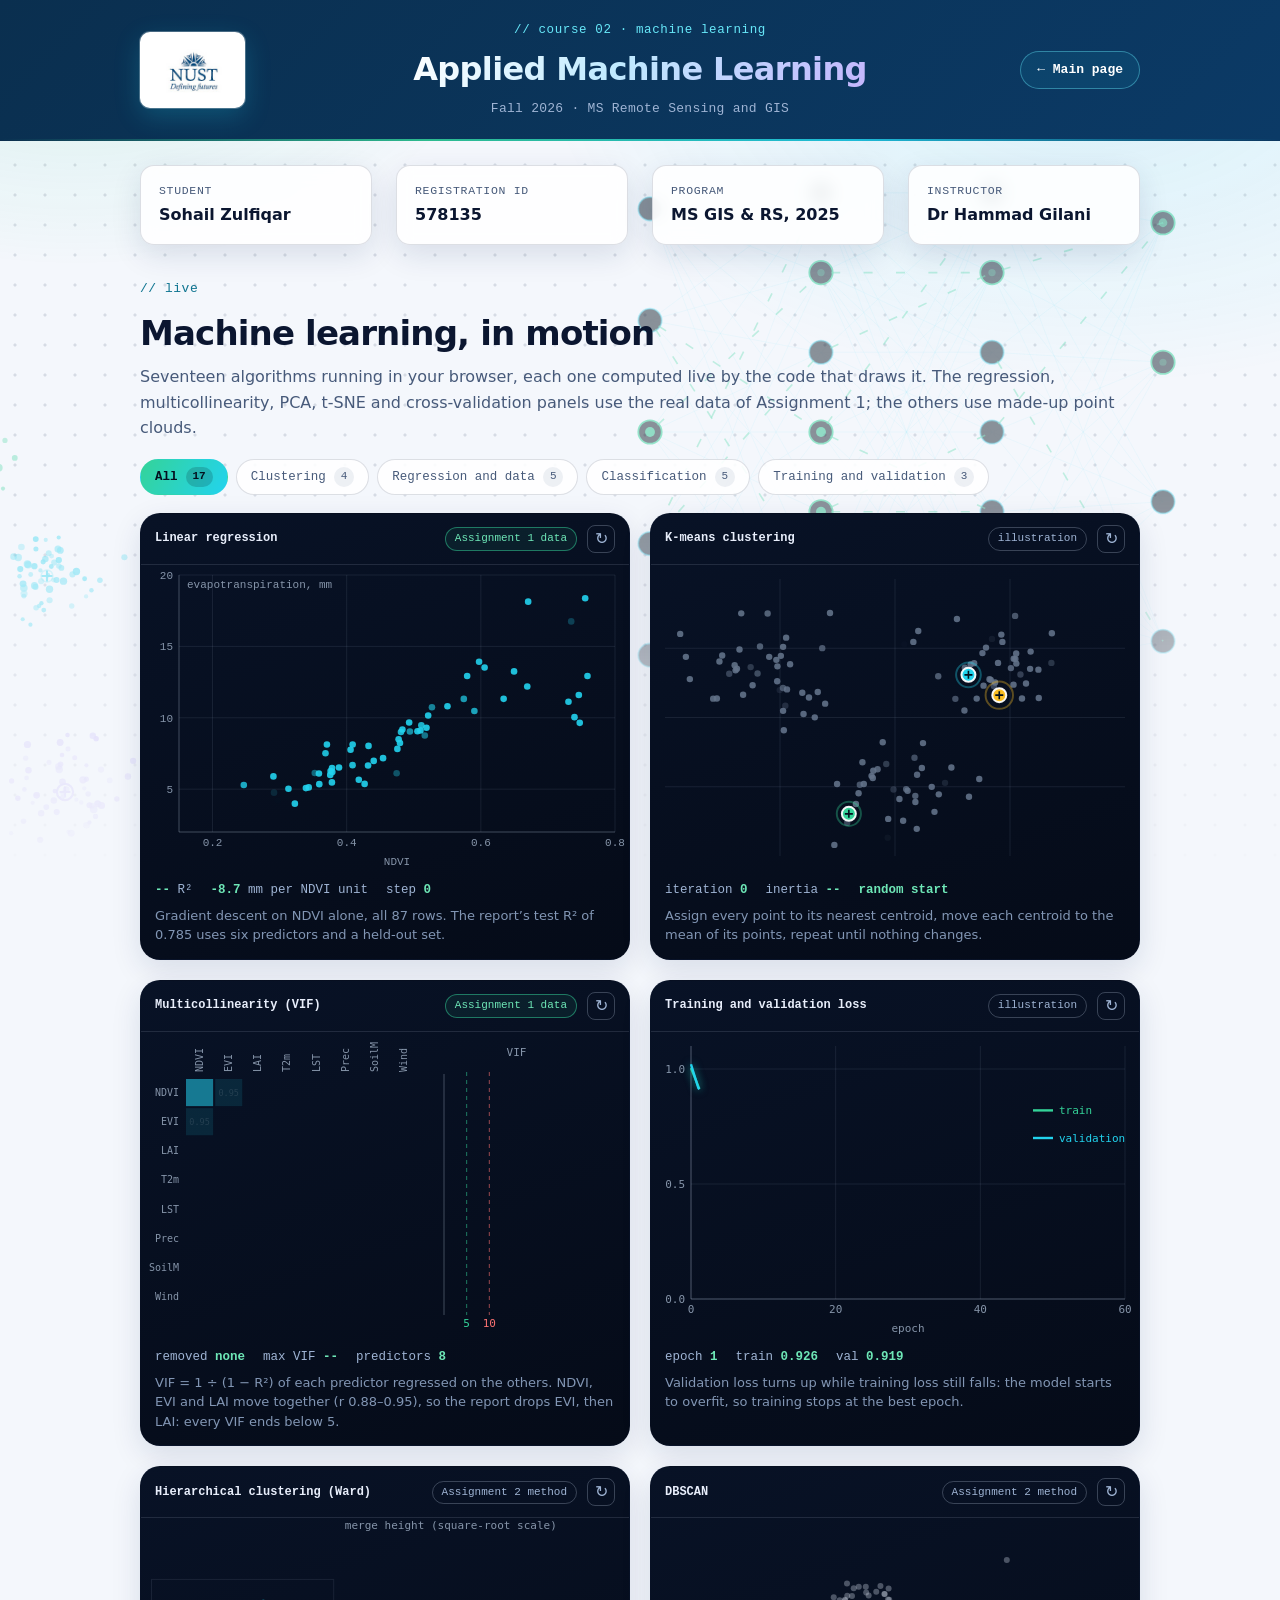
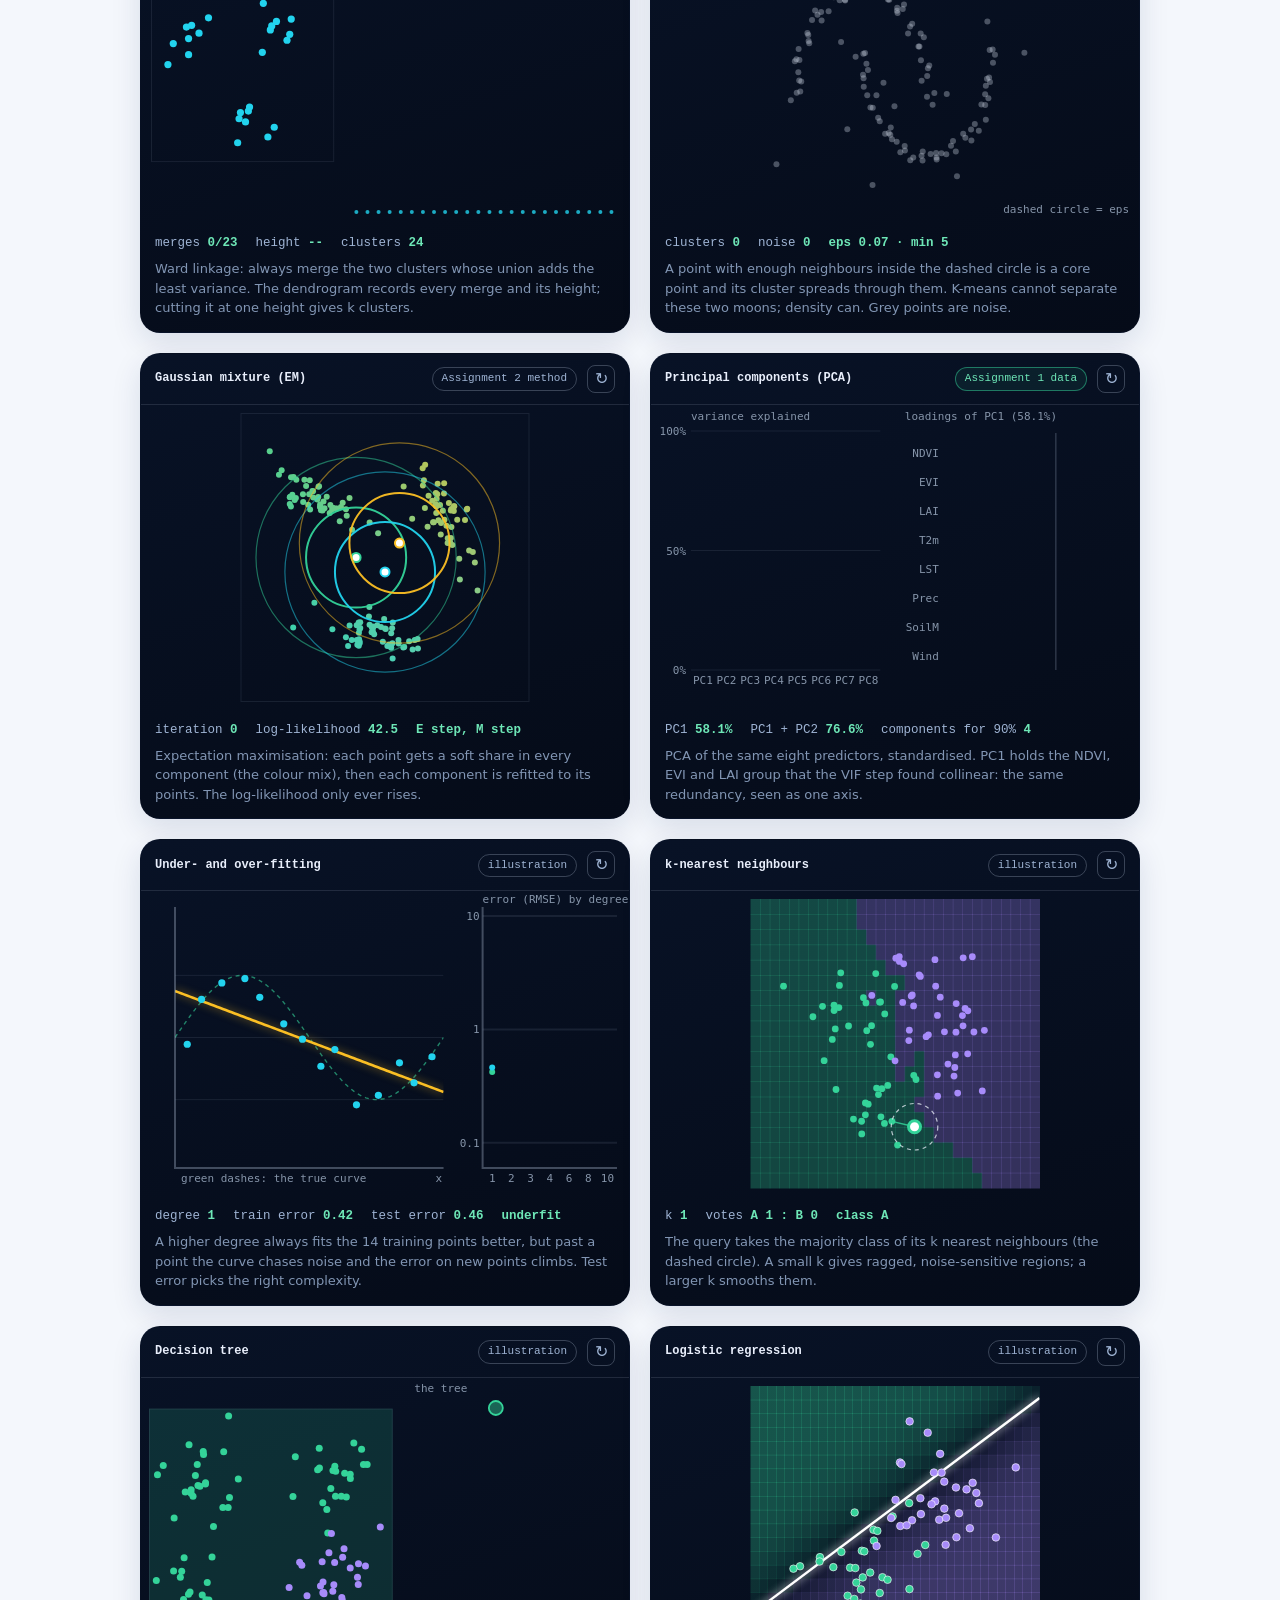
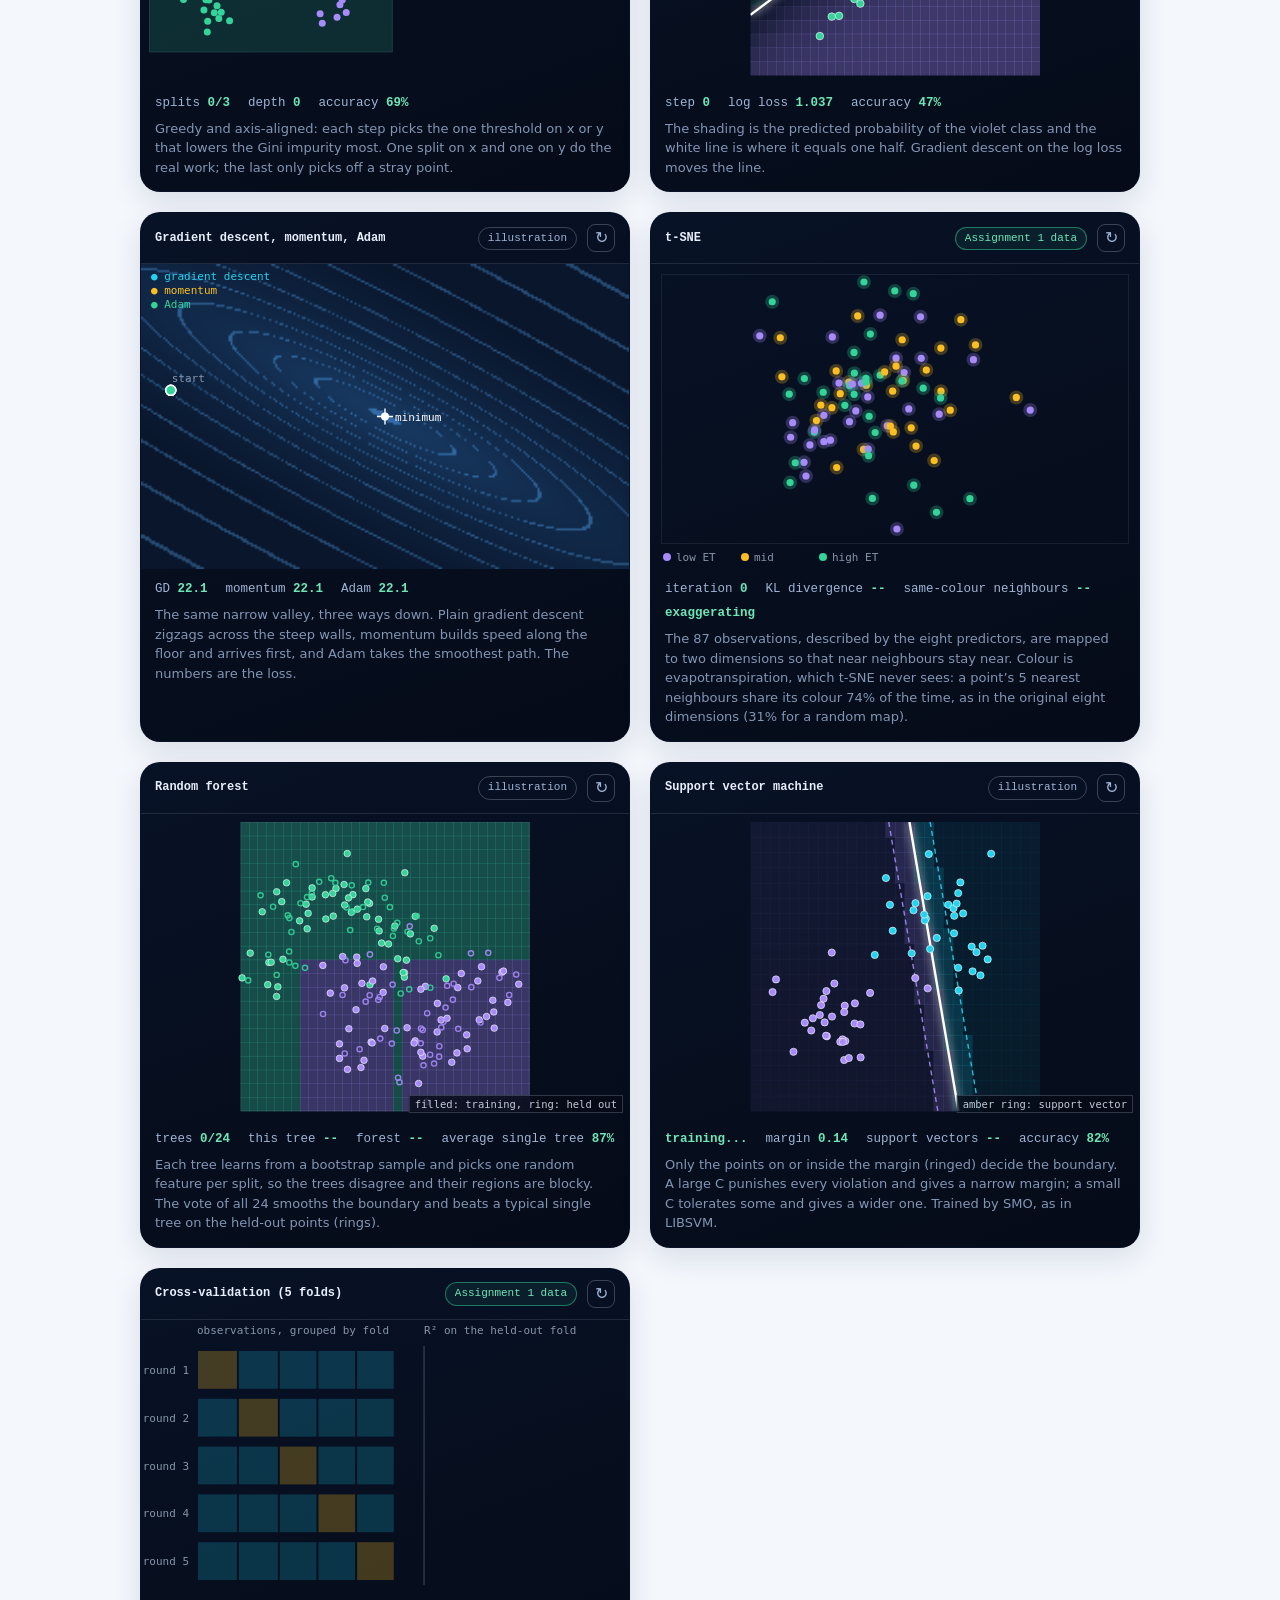
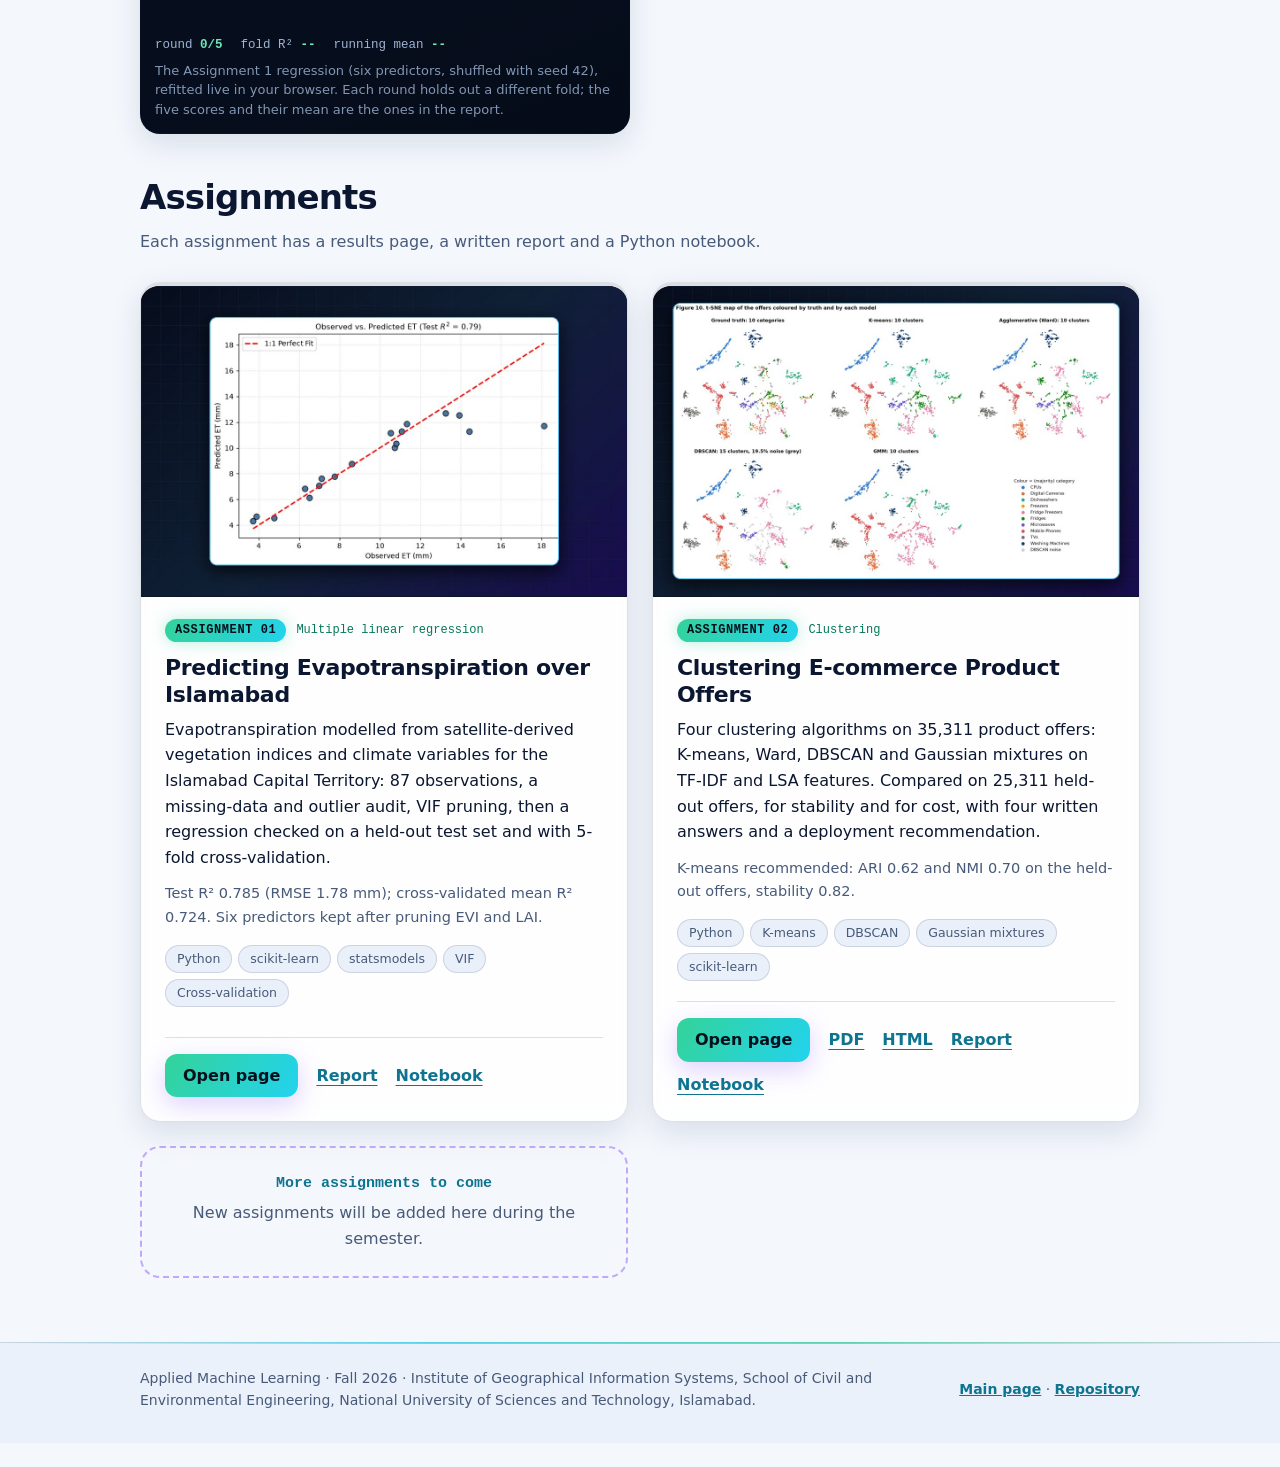
<file: index.html>
<!DOCTYPE html>
<html lang="en">
<head>
   <meta charset="utf-8">
   <meta name="viewport" content="width=device-width, initial-scale=1">
   <title>Sohail Zulfiqar | Applied Machine Learning, Fall 2026</title>
   <meta name="description" content="Assignments for the Applied Machine Learning course, MS Remote Sensing and GIS, NUST IGIS: Python notebooks, scikit-learn and statsmodels.">
   <meta property="og:title" content="Applied Machine Learning, Fall 2026 | Sohail Zulfiqar">
   <meta property="og:description" content="Multiple linear regression on satellite and climate data to predict evapotranspiration over Islamabad.">
   <meta property="og:image" content="https://sohailzulfiqarrao.github.io/aml-ms25igis-578135/Assignments/Assignment%201/images/correlation-matrix.png">
   <link rel="stylesheet" href="assets/site.css">
   <link rel="stylesheet" href="assets/neural.css?v=20261030">
   <link rel="icon" type="image/svg+xml" href="assets/favicon.svg">
</head>
<body class="neural">

<header class="masthead">
   <div class="wrap">
      <img class="logo" src="assets/nust-logo.jpg" alt="NUST logo: Defining futures">
      <div class="titles">
         <h1>Applied Machine Learning</h1>
         <p class="sub">Fall 2026 &middot; MS Remote Sensing and GIS</p>
      </div>
      <a class="home-link" href="https://sohailzulfiqarrao.github.io/">&larr; Main page</a>
   </div>
</header>

<main>
   <section class="wrap profile" aria-label="Student">
      <dl>
         <div class="item"><dt>Student</dt><dd>Sohail Zulfiqar</dd></div>
         <div class="item"><dt>Registration ID</dt><dd>578135</dd></div>
         <div class="item"><dt>Program</dt><dd>MS GIS &amp; RS, 2025</dd></div>
         <div class="item"><dt>Instructor</dt><dd>Dr Hammad Gilani</dd></div>
      </dl>
   </section>

   <section class="wrap viz-lab" aria-labelledby="viz-title">
      <div class="viz-head">
         <p class="viz-kicker">// live</p>
         <h2 id="viz-title">Machine learning, in motion</h2>
         <p class="section-note">Seventeen algorithms running in your browser, each one computed live by the code that draws it. The regression, multicollinearity, PCA, t-SNE and cross-validation panels use the real data of Assignment 1; the others use made-up point clouds.</p>
      </div>
      <div class="viz-filter" role="group" aria-label="Show algorithms by family">
         <button class="viz-chip" type="button" data-filter="all" aria-pressed="true">All<small>17</small></button>
         <button class="viz-chip" type="button" data-filter="clustering" aria-pressed="false">Clustering<small>4</small></button>
         <button class="viz-chip" type="button" data-filter="regression" aria-pressed="false">Regression and data<small>5</small></button>
         <button class="viz-chip" type="button" data-filter="classification" aria-pressed="false">Classification<small>5</small></button>
         <button class="viz-chip" type="button" data-filter="training" aria-pressed="false">Training and validation<small>3</small></button>
      </div>
      <div class="viz-grid">

         <figure class="viz-card" data-viz="regression" data-cat="regression">
            <figcaption class="viz-top">
               <span class="viz-name">Linear regression</span>
               <span class="viz-tag viz-real">Assignment 1 data</span>
               <button class="viz-replay" type="button" aria-label="Replay the regression animation">&#8635;</button>
            </figcaption>
            <canvas role="img" aria-label="Animation: a line is fitted by gradient descent to 87 observations of NDVI against evapotranspiration"></canvas>
            <p class="viz-stats">
               <span><b data-s="r2">--</b> R&sup2;</span>
               <span><b data-s="slope">0.0</b> mm per NDVI unit</span>
               <span>step <b data-s="step">0</b></span>
            </p>
            <p class="viz-note">Gradient descent on NDVI alone, all 87 rows. The report&rsquo;s test R&sup2; of 0.785 uses six predictors and a held-out set.</p>
         </figure>

         <figure class="viz-card" data-viz="kmeans" data-cat="clustering">
            <figcaption class="viz-top">
               <span class="viz-name">K-means clustering</span>
               <span class="viz-tag">illustration</span>
               <button class="viz-replay" type="button" aria-label="Replay the clustering animation">&#8635;</button>
            </figcaption>
            <canvas role="img" aria-label="Animation: three centroids move step by step until the points settle into three clusters"></canvas>
            <p class="viz-stats">
               <span>iteration <b data-s="iter">0</b></span>
               <span>inertia <b data-s="inertia">--</b></span>
               <span><b data-s="state">random start</b></span>
            </p>
            <p class="viz-note">Assign every point to its nearest centroid, move each centroid to the mean of its points, repeat until nothing changes.</p>
         </figure>

         <figure class="viz-card" data-viz="collinearity" data-cat="regression">
            <figcaption class="viz-top">
               <span class="viz-name">Multicollinearity (VIF)</span>
               <span class="viz-tag viz-real">Assignment 1 data</span>
               <button class="viz-replay" type="button" aria-label="Replay the multicollinearity animation">&#8635;</button>
            </figcaption>
            <canvas role="img" aria-label="Animation: a correlation matrix of eight predictors shows NDVI, EVI and LAI moving together and their variance inflation factors are high; removing EVI and then LAI brings every VIF below 5"></canvas>
            <p class="viz-stats">
               <span>removed <b data-s="removed">none</b></span>
               <span>max VIF <b data-s="maxvif">--</b></span>
               <span>predictors <b data-s="n">8</b></span>
            </p>
            <p class="viz-note">VIF = 1 &divide; (1 &minus; R&sup2;) of each predictor regressed on the others. NDVI, EVI and LAI move together (r 0.88&ndash;0.95), so the report drops EVI, then LAI: every VIF ends below 5.</p>
         </figure>

         <figure class="viz-card" data-viz="loss" data-cat="training">
            <figcaption class="viz-top">
               <span class="viz-name">Training and validation loss</span>
               <span class="viz-tag">illustration</span>
               <button class="viz-replay" type="button" aria-label="Replay the training animation">&#8635;</button>
            </figcaption>
            <canvas role="img" aria-label="Animation: training loss keeps falling while validation loss turns upward, and early stopping marks the best epoch"></canvas>
            <p class="viz-stats">
               <span>epoch <b data-s="epoch">0</b></span>
               <span>train <b data-s="train">--</b></span>
               <span>val <b data-s="val">--</b></span>
            </p>
            <p class="viz-note">Validation loss turns up while training loss still falls: the model starts to overfit, so training stops at the best epoch.</p>
         </figure>


         <figure class="viz-card" data-viz="dendrogram" data-cat="clustering">
            <figcaption class="viz-top">
               <span class="viz-name">Hierarchical clustering (Ward)</span>
               <span class="viz-tag">Assignment 2 method</span>
               <button class="viz-replay" type="button" aria-label="Replay the hierarchical clustering (ward) animation">&#8635;</button>
            </figcaption>
            <canvas role="img" aria-label="Animation: the closest clusters are merged one pair at a time, and each merge is drawn as a branch of a dendrogram that is finally cut into three clusters"></canvas>
            <p class="viz-stats">
               <span>merges <b data-s="merges">0/23</b></span>
               <span>height <b data-s="height">--</b></span>
               <span>clusters <b data-s="clusters">24</b></span>
            </p>
            <p class="viz-note">Ward linkage: always merge the two clusters whose union adds the least variance. The dendrogram records every merge and its height; cutting it at one height gives k clusters.</p>
         </figure>

         <figure class="viz-card" data-viz="dbscan" data-cat="clustering">
            <figcaption class="viz-top">
               <span class="viz-name">DBSCAN</span>
               <span class="viz-tag">Assignment 2 method</span>
               <button class="viz-replay" type="button" aria-label="Replay the dbscan animation">&#8635;</button>
            </figcaption>
            <canvas role="img" aria-label="Animation: DBSCAN grows two moon-shaped clusters by following dense neighbourhoods, and marks isolated points as noise"></canvas>
            <p class="viz-stats">
               <span>clusters <b data-s="clusters">0</b></span>
               <span>noise <b data-s="noise">0</b></span>
               <span><b data-s="params">eps 0.07 &middot; min 5</b></span>
            </p>
            <p class="viz-note">A point with enough neighbours inside the dashed circle is a core point and its cluster spreads through them. K-means cannot separate these two moons; density can. Grey points are noise.</p>
         </figure>

         <figure class="viz-card" data-viz="gmm" data-cat="clustering">
            <figcaption class="viz-top">
               <span class="viz-name">Gaussian mixture (EM)</span>
               <span class="viz-tag">Assignment 2 method</span>
               <button class="viz-replay" type="button" aria-label="Replay the gaussian mixture (em) animation">&#8635;</button>
            </figcaption>
            <canvas role="img" aria-label="Animation: three ellipses start on top of each other and, step by step, stretch and move until each one fits one cloud of points"></canvas>
            <p class="viz-stats">
               <span>iteration <b data-s="iter">0</b></span>
               <span>log-likelihood <b data-s="ll">--</b></span>
               <span><b data-s="state">E step, M step</b></span>
            </p>
            <p class="viz-note">Expectation maximisation: each point gets a soft share in every component (the colour mix), then each component is refitted to its points. The log-likelihood only ever rises.</p>
         </figure>

         <figure class="viz-card" data-viz="pca" data-cat="regression">
            <figcaption class="viz-top">
               <span class="viz-name">Principal components (PCA)</span>
               <span class="viz-tag viz-real">Assignment 1 data</span>
               <button class="viz-replay" type="button" aria-label="Replay the principal components (pca) animation">&#8635;</button>
            </figcaption>
            <canvas role="img" aria-label="Animation: bars show how much of the variance of the eight predictors each principal component explains, then the loadings of the first two components"></canvas>
            <p class="viz-stats">
               <span>PC1 <b data-s="pc1">--</b></span>
               <span>PC1 + PC2 <b data-s="pc2">--</b></span>
               <span>components for 90% <b data-s="n90">--</b></span>
            </p>
            <p class="viz-note">PCA of the same eight predictors, standardised. PC1 holds the NDVI, EVI and LAI group that the VIF step found collinear: the same redundancy, seen as one axis.</p>
         </figure>

         <figure class="viz-card" data-viz="overfit" data-cat="regression">
            <figcaption class="viz-top">
               <span class="viz-name">Under- and over-fitting</span>
               <span class="viz-tag">illustration</span>
               <button class="viz-replay" type="button" aria-label="Replay the under- and over-fitting animation">&#8635;</button>
            </figcaption>
            <canvas role="img" aria-label="Animation: polynomials of rising degree are fitted to noisy points, and the test error falls and then rises again"></canvas>
            <p class="viz-stats">
               <span>degree <b data-s="degree">1</b></span>
               <span>train error <b data-s="train">--</b></span>
               <span>test error <b data-s="test">--</b></span>
               <span><b data-s="verdict">underfit</b></span>
            </p>
            <p class="viz-note">A higher degree always fits the 14 training points better, but past a point the curve chases noise and the error on new points climbs. Test error picks the right complexity.</p>
         </figure>

         <figure class="viz-card" data-viz="knn" data-cat="classification">
            <figcaption class="viz-top">
               <span class="viz-name">k-nearest neighbours</span>
               <span class="viz-tag">illustration</span>
               <button class="viz-replay" type="button" aria-label="Replay the k-nearest neighbours animation">&#8635;</button>
            </figcaption>
            <canvas role="img" aria-label="Animation: a query point moves across two classes of points, takes a vote among its k nearest neighbours, and the decision regions change with k"></canvas>
            <p class="viz-stats">
               <span>k <b data-s="k">1</b></span>
               <span>votes <b data-s="votes">--</b></span>
               <span><b data-s="pred">--</b></span>
            </p>
            <p class="viz-note">The query takes the majority class of its k nearest neighbours (the dashed circle). A small k gives ragged, noise-sensitive regions; a larger k smooths them.</p>
         </figure>

         <figure class="viz-card" data-viz="tree" data-cat="classification">
            <figcaption class="viz-top">
               <span class="viz-name">Decision tree</span>
               <span class="viz-tag">illustration</span>
               <button class="viz-replay" type="button" aria-label="Replay the decision tree animation">&#8635;</button>
            </figcaption>
            <canvas role="img" aria-label="Animation: a decision tree is grown one split at a time, each split a line that divides the points more cleanly, with the tree drawn beside it"></canvas>
            <p class="viz-stats">
               <span>splits <b data-s="splits">0/0</b></span>
               <span>depth <b data-s="depth">0</b></span>
               <span>accuracy <b data-s="acc">--</b></span>
            </p>
            <p class="viz-note">Greedy and axis-aligned: each step picks the one threshold on x or y that lowers the Gini impurity most. One split on x and one on y do the real work; the last only picks off a stray point.</p>
         </figure>

         <figure class="viz-card" data-viz="logistic" data-cat="classification">
            <figcaption class="viz-top">
               <span class="viz-name">Logistic regression</span>
               <span class="viz-tag">illustration</span>
               <button class="viz-replay" type="button" aria-label="Replay the logistic regression animation">&#8635;</button>
            </figcaption>
            <canvas role="img" aria-label="Animation: a straight decision boundary rotates and shifts by gradient descent until it separates the two classes, with the probability shading following it"></canvas>
            <p class="viz-stats">
               <span>step <b data-s="step">0</b></span>
               <span>log loss <b data-s="loss">--</b></span>
               <span>accuracy <b data-s="acc">--</b></span>
            </p>
            <p class="viz-note">The shading is the predicted probability of the violet class and the white line is where it equals one half. Gradient descent on the log loss moves the line.</p>
         </figure>

         <figure class="viz-card" data-viz="gd" data-cat="training">
            <figcaption class="viz-top">
               <span class="viz-name">Gradient descent, momentum, Adam</span>
               <span class="viz-tag">illustration</span>
               <button class="viz-replay" type="button" aria-label="Replay the gradient descent, momentum, adam animation">&#8635;</button>
            </figcaption>
            <canvas role="img" aria-label="Animation: three optimisers roll down the same narrow valley of a loss surface from the same start, each leaving a trail"></canvas>
            <p class="viz-stats">
               <span>GD <b data-s="gd">--</b></span>
               <span>momentum <b data-s="mom">--</b></span>
               <span>Adam <b data-s="adam">--</b></span>
            </p>
            <p class="viz-note">The same narrow valley, three ways down. Plain gradient descent zigzags across the steep walls, momentum builds speed along the floor and arrives first, and Adam takes the smoothest path. The numbers are the loss.</p>
         </figure>

         <figure class="viz-card" data-viz="tsne" data-cat="regression">
            <figcaption class="viz-top">
               <span class="viz-name">t-SNE</span>
               <span class="viz-tag viz-real">Assignment 1 data</span>
               <button class="viz-replay" type="button" aria-label="Replay the t-sne animation">&#8635;</button>
            </figcaption>
            <canvas role="img" aria-label="Animation: the 87 observations of Assignment 1 start as one tangle of points and spread out into a two dimensional map in which similar observations sit together, coloured by evapotranspiration"></canvas>
            <p class="viz-stats">
               <span>iteration <b data-s="iter">0</b></span>
               <span>KL divergence <b data-s="kl">--</b></span>
               <span>same-colour neighbours <b data-s="same">--</b></span>
               <span><b data-s="phase">exaggerating</b></span>
            </p>
            <p class="viz-note">The 87 observations, described by the eight predictors, are mapped to two dimensions so that near neighbours stay near. Colour is evapotranspiration, which t-SNE never sees: a point&rsquo;s 5 nearest neighbours share its colour 74% of the time, as in the original eight dimensions (31% for a random map).</p>
         </figure>

         <figure class="viz-card" data-viz="forest" data-cat="classification">
            <figcaption class="viz-top">
               <span class="viz-name">Random forest</span>
               <span class="viz-tag">illustration</span>
               <button class="viz-replay" type="button" aria-label="Replay the random forest animation">&#8635;</button>
            </figcaption>
            <canvas role="img" aria-label="Animation: decision trees are added one at a time to a forest, and the shaded decision regions become smoother while the held-out accuracy rises"></canvas>
            <p class="viz-stats">
               <span>trees <b data-s="trees">0/24</b></span>
               <span>this tree <b data-s="tree">--</b></span>
               <span>forest <b data-s="forest">--</b></span>
               <span>average single tree <b data-s="avg">--</b></span>
            </p>
            <p class="viz-note">Each tree learns from a bootstrap sample and picks one random feature per split, so the trees disagree and their regions are blocky. The vote of all 24 smooths the boundary and beats a typical single tree on the held-out points (rings).</p>
         </figure>

         <figure class="viz-card" data-viz="svm" data-cat="classification">
            <figcaption class="viz-top">
               <span class="viz-name">Support vector machine</span>
               <span class="viz-tag">illustration</span>
               <button class="viz-replay" type="button" aria-label="Replay the support vector machine animation">&#8635;</button>
            </figcaption>
            <canvas role="img" aria-label="Animation: a straight decision boundary with a margin around it is trained on two classes of points, then the margin widens as the penalty C is lowered"></canvas>
            <p class="viz-stats">
               <span><b data-s="c">training...</b></span>
               <span>margin <b data-s="margin">--</b></span>
               <span>support vectors <b data-s="sv">--</b></span>
               <span>accuracy <b data-s="acc">--</b></span>
            </p>
            <p class="viz-note">Only the points on or inside the margin (ringed) decide the boundary. A large C punishes every violation and gives a narrow margin; a small C tolerates some and gives a wider one. Trained by SMO, as in LIBSVM.</p>
         </figure>

         <figure class="viz-card" data-viz="cv" data-cat="training">
            <figcaption class="viz-top">
               <span class="viz-name">Cross-validation (5 folds)</span>
               <span class="viz-tag viz-real">Assignment 1 data</span>
               <button class="viz-replay" type="button" aria-label="Replay the cross-validation (5 folds) animation">&#8635;</button>
            </figcaption>
            <canvas role="img" aria-label="Animation: the 87 observations are split into five folds and in each round a regression is fitted on four folds and scored on the fifth, building up five R squared bars and their mean"></canvas>
            <p class="viz-stats">
               <span>round <b data-s="round">0/5</b></span>
               <span>fold R&sup2; <b data-s="fold">--</b></span>
               <span>running mean <b data-s="mean">--</b></span>
            </p>
            <p class="viz-note">The Assignment 1 regression (six predictors, shuffled with seed 42), refitted live in your browser. Each round holds out a different fold; the five scores and their mean are the ones in the report.</p>
         </figure>

      </div>
   </section>

   <div class="wrap section-head">
      <h2 id="assignments-title">Assignments</h2>
      <p class="section-note">Each assignment has a results page, a written report and a Python notebook.</p>
   </div>

   <section class="wrap cards" aria-labelledby="assignments-title">

      <article class="card assignment1">
         <a class="thumb plot" href="Assignments/Assignment%201/" tabindex="-1" aria-hidden="true">
            <img src="assets/thumb-assignment-1.jpg" width="1100" height="700" loading="lazy" alt="">
         </a>
         <div class="body">
            <p class="meta"><span class="badge">Assignment 01</span> Multiple linear regression</p>
            <h3>Predicting Evapotranspiration over Islamabad</h3>
            <p>
               Evapotranspiration modelled from satellite-derived vegetation indices and climate variables for the
               Islamabad Capital Territory: 87 observations, a missing-data and outlier audit, VIF pruning, then a
               regression checked on a held-out test set and with 5-fold cross-validation.
            </p>
            <p class="extras">
               Test R&sup2; 0.785 (RMSE 1.78 mm); cross-validated mean R&sup2; 0.724. Six predictors kept after
               pruning EVI and LAI.
            </p>
            <ul class="tags" aria-label="Topics">
               <li>Python</li><li>scikit-learn</li><li>statsmodels</li><li>VIF</li><li>Cross-validation</li>
            </ul>
            <div class="actions">
               <a class="button" href="Assignments/Assignment%201/">Open page</a>
               <a href="https://github.com/sohailzulfiqarrao/aml-ms25igis-578135/blob/main/Assignments/Assignment%201/report.md">Report</a>
               <a href="https://github.com/sohailzulfiqarrao/aml-ms25igis-578135/blob/main/Assignments/Assignment%201/Islamabd_MLR_Assignment.ipynb">Notebook</a>
            </div>
         </div>
      </article>

      <article class="card assignment2">
         <a class="thumb plot" href="Assignments/Assignment%202/" tabindex="-1" aria-hidden="true">
            <img src="assets/thumb-assignment-2.jpg" width="1100" height="700" loading="lazy" alt="">
         </a>
         <div class="body">
            <p class="meta"><span class="badge">Assignment 02</span> Clustering</p>
            <h3>Clustering E-commerce Product Offers</h3>
            <p>
               Four clustering algorithms on 35,311 product offers: K-means, Ward, DBSCAN and Gaussian mixtures on
               TF-IDF and LSA features. Compared on 25,311 held-out offers, for stability and for cost, with four
               written answers and a deployment recommendation.
            </p>
            <p class="extras">
               K-means recommended: ARI 0.62 and NMI 0.70 on the held-out offers, stability 0.82.
            </p>
            <ul class="tags" aria-label="Topics">
               <li>Python</li><li>K-means</li><li>DBSCAN</li><li>Gaussian mixtures</li><li>scikit-learn</li>
            </ul>
            <div class="actions">
               <a class="button" href="Assignments/Assignment%202/">Open page</a>
               <a href="Assignments/Assignment%202/Clustering_Report.pdf">PDF</a>
               <a href="Assignments/Assignment%202/Clustering_Assignment.html">HTML</a>
               <a href="https://github.com/sohailzulfiqarrao/aml-ms25igis-578135/blob/main/Assignments/Assignment%202/report.md">Report</a>
               <a href="https://github.com/sohailzulfiqarrao/aml-ms25igis-578135/blob/main/Assignments/Assignment%202/Clustering_Assignment.ipynb">Notebook</a>
            </div>
         </div>
      </article>

      <article class="card upcoming" aria-label="Upcoming assignment">
         <div>
            <strong>More assignments to come</strong>
            New assignments will be added here during the semester.
         </div>
      </article>

   </section>
</main>

<footer>
   <div class="wrap">
      <p>Applied Machine Learning &middot; Fall 2026 &middot; Institute of Geographical Information Systems, School of
         Civil and Environmental Engineering, National University of Sciences and Technology, Islamabad.</p>
      <p style="flex: 0 1 auto"><a href="https://sohailzulfiqarrao.github.io/">Main page</a> &middot;
         <a href="https://github.com/sohailzulfiqarrao/aml-ms25igis-578135">Repository</a></p>
   </div>
</footer>

<script src="assets/ml-data.js?v=20261030"></script>
<script src="assets/ml-algos.js?v=20261030" defer></script>
<script src="assets/ml-algos2.js?v=20261030" defer></script>
<script src="assets/ml-viz.js?v=20261030" defer></script>

</body>
</html>
</file>
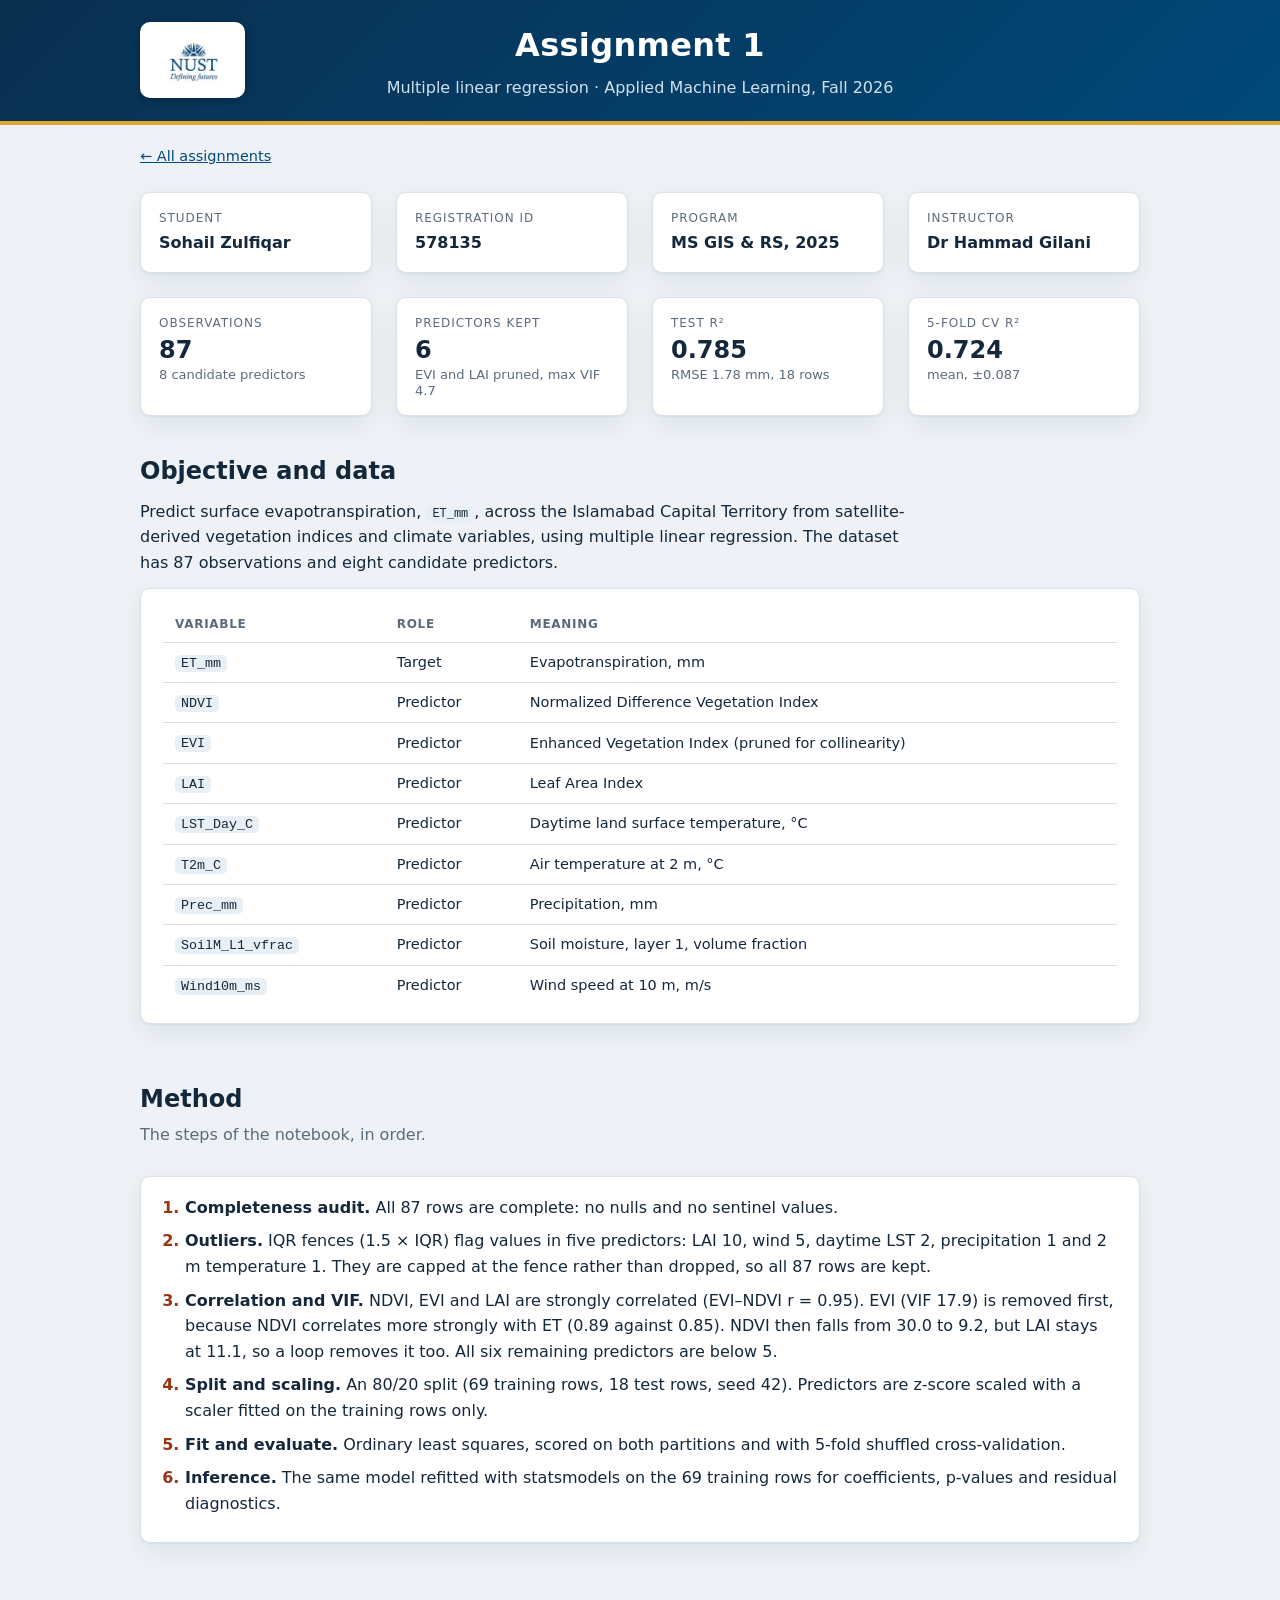
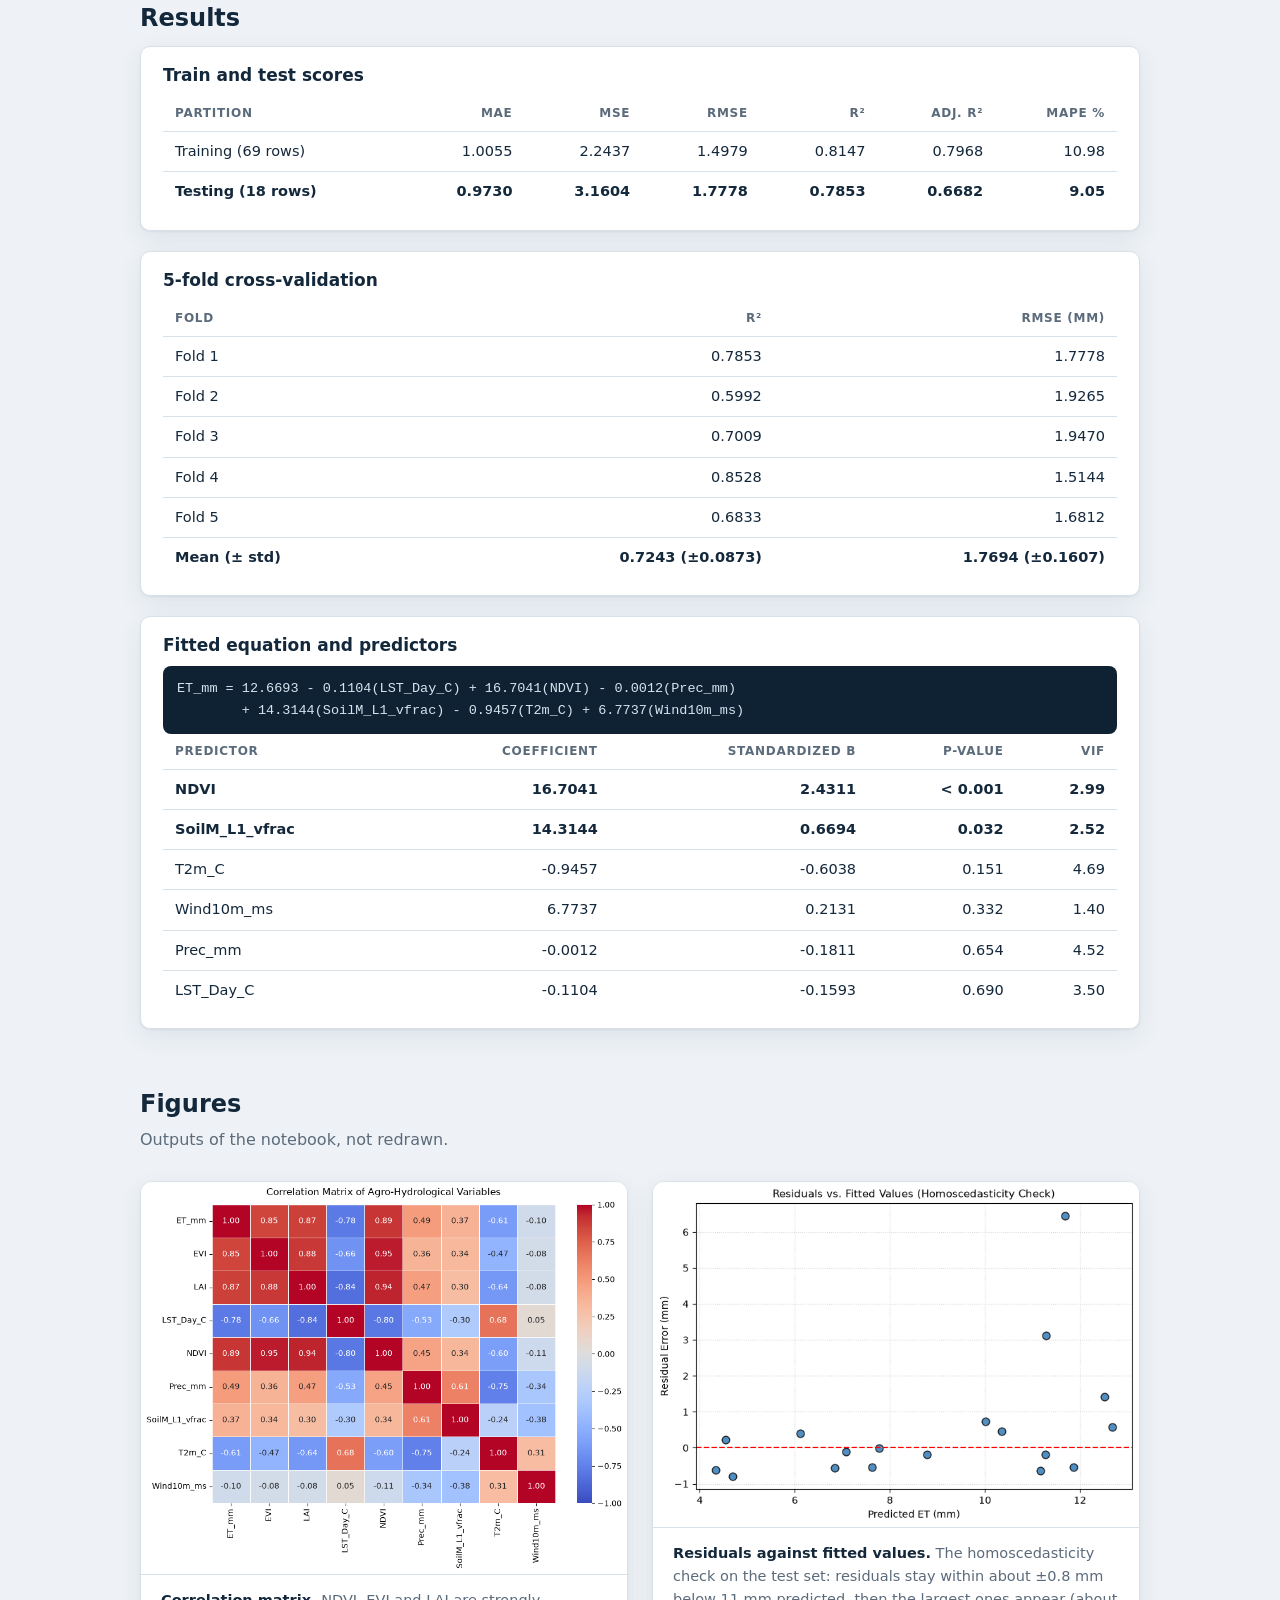
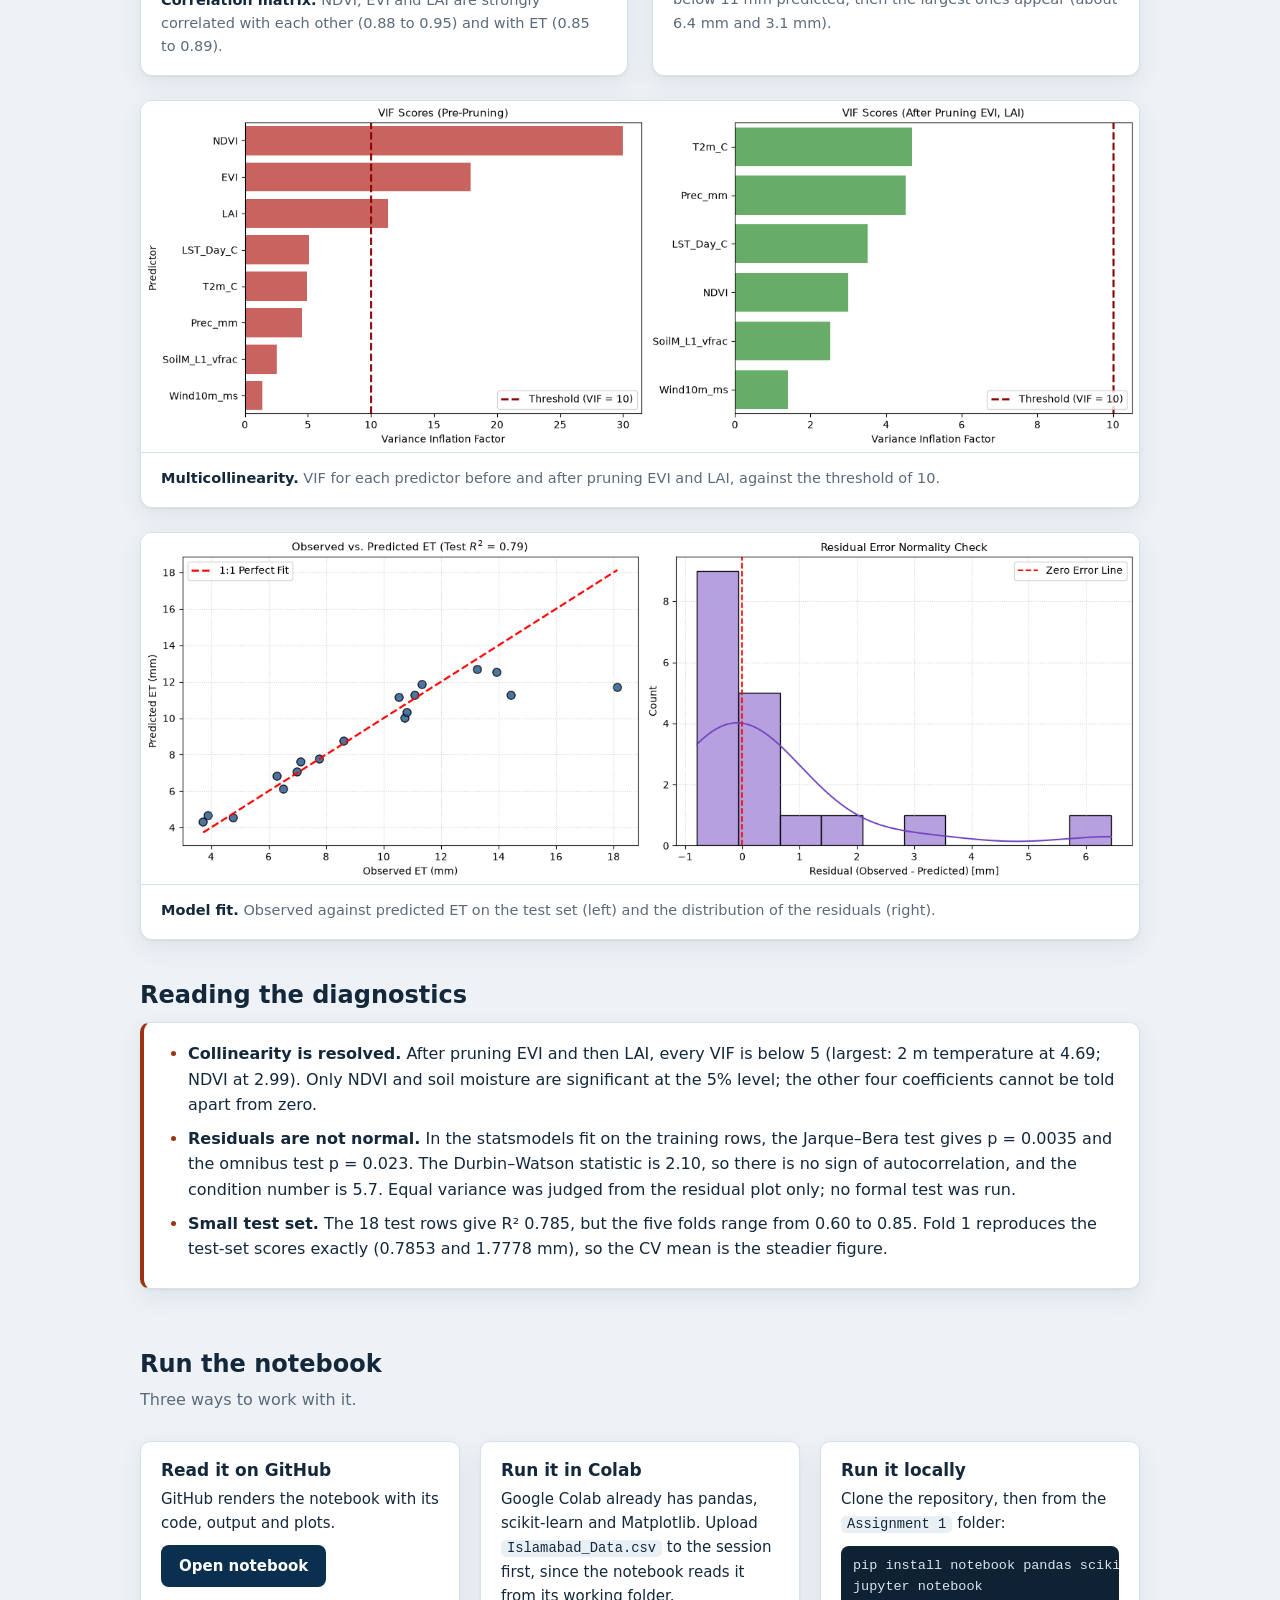
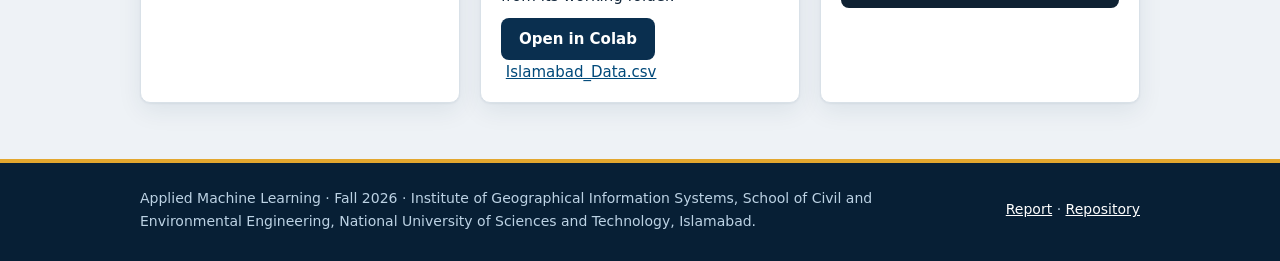
<file: Assignments/Assignment 1/index.html>
<!DOCTYPE html>
<html lang="en">
<head>
   <meta charset="utf-8">
   <meta name="viewport" content="width=device-width, initial-scale=1">
   <title>Assignment 1 | Predicting Evapotranspiration over Islamabad</title>
   <meta name="description" content="Multiple linear regression predicting evapotranspiration over Islamabad from satellite-derived vegetation indices and climate variables: 87 observations, VIF pruning, test-set and 5-fold cross-validated scores.">
   <link rel="icon" href="data:image/svg+xml,%3Csvg xmlns='http://www.w3.org/2000/svg' viewBox='0 0 32 32'%3E%3Crect width='32' height='32' rx='7' fill='%230a2f4f'/%3E%3Cpath d='M7 23l6-7 5 4 7-11' fill='none' stroke='%23e3a72f' stroke-width='3' stroke-linecap='round' stroke-linejoin='round'/%3E%3C/svg%3E">
   <link rel="stylesheet" href="../../assets/site.css">
</head>
<body>

<header class="masthead">
   <div class="wrap">
      <img class="logo" src="../../assets/nust-logo.jpg" alt="NUST logo: Defining futures">
      <div class="titles">
         <h1>Assignment 1</h1>
         <p class="sub">Multiple linear regression &middot; Applied Machine Learning, Fall 2026</p>
      </div>
   </div>
</header>

<main>
   <p class="wrap crumb"><a href="../../">&larr; All assignments</a></p>

   <section class="wrap profile" aria-label="Student">
      <dl>
         <div class="item"><dt>Student</dt><dd>Sohail Zulfiqar</dd></div>
         <div class="item"><dt>Registration ID</dt><dd>578135</dd></div>
         <div class="item"><dt>Program</dt><dd>MS GIS &amp; RS, 2025</dd></div>
         <div class="item"><dt>Instructor</dt><dd>Dr Hammad Gilani</dd></div>
      </dl>
   </section>

   <section class="wrap profile results" aria-label="Results">
      <dl>
         <div class="item"><dt>Observations</dt><dd>87<small>8 candidate predictors</small></dd></div>
         <div class="item"><dt>Predictors kept</dt><dd>6<small>EVI and LAI pruned, max VIF 4.7</small></dd></div>
         <div class="item"><dt>Test R&sup2;</dt><dd>0.785<small>RMSE 1.78 mm, 18 rows</small></dd></div>
         <div class="item"><dt>5-fold CV R&sup2;</dt><dd>0.724<small>mean, &plusmn;0.087</small></dd></div>
      </dl>
   </section>

   <div class="wrap section-head">
      <h2 id="aim-title">Objective and data</h2>
   </div>
   <section class="wrap prose" aria-labelledby="aim-title">
      <p>
         Predict surface evapotranspiration, <code>ET_mm</code>, across the Islamabad Capital Territory from
         satellite-derived vegetation indices and climate variables, using multiple linear regression. The dataset
         has 87 observations and eight candidate predictors.
      </p>
      <div class="panel table-wrap">
         <table class="data text">
            <thead><tr><th>Variable</th><th>Role</th><th>Meaning</th></tr></thead>
            <tbody>
               <tr><td><code>ET_mm</code></td><td>Target</td><td>Evapotranspiration, mm</td></tr>
               <tr><td><code>NDVI</code></td><td>Predictor</td><td>Normalized Difference Vegetation Index</td></tr>
               <tr><td><code>EVI</code></td><td>Predictor</td><td>Enhanced Vegetation Index (pruned for collinearity)</td></tr>
               <tr><td><code>LAI</code></td><td>Predictor</td><td>Leaf Area Index</td></tr>
               <tr><td><code>LST_Day_C</code></td><td>Predictor</td><td>Daytime land surface temperature, &deg;C</td></tr>
               <tr><td><code>T2m_C</code></td><td>Predictor</td><td>Air temperature at 2 m, &deg;C</td></tr>
               <tr><td><code>Prec_mm</code></td><td>Predictor</td><td>Precipitation, mm</td></tr>
               <tr><td><code>SoilM_L1_vfrac</code></td><td>Predictor</td><td>Soil moisture, layer 1, volume fraction</td></tr>
               <tr><td><code>Wind10m_ms</code></td><td>Predictor</td><td>Wind speed at 10 m, m/s</td></tr>
            </tbody>
         </table>
      </div>
   </section>

   <div class="wrap section-head">
      <h2 id="method-title">Method</h2>
      <p class="section-note">The steps of the notebook, in order.</p>
   </div>
   <section class="wrap" aria-labelledby="method-title">
      <div class="panel">
         <ol class="steps">
            <li><strong>Completeness audit.</strong> All 87 rows are complete: no nulls and no sentinel values.</li>
            <li><strong>Outliers.</strong> IQR fences (1.5 &times; IQR) flag values in five predictors: LAI 10, wind 5, daytime LST 2, precipitation 1 and 2 m temperature 1. They are capped at the fence rather than dropped, so all 87 rows are kept.</li>
            <li><strong>Correlation and VIF.</strong> NDVI, EVI and LAI are strongly correlated (EVI&ndash;NDVI r = 0.95). EVI (VIF 17.9) is removed first, because NDVI correlates more strongly with ET (0.89 against 0.85). NDVI then falls from 30.0 to 9.2, but LAI stays at 11.1, so a loop removes it too. All six remaining predictors are below 5.</li>
            <li><strong>Split and scaling.</strong> An 80/20 split (69 training rows, 18 test rows, seed 42). Predictors are z-score scaled with a scaler fitted on the training rows only.</li>
            <li><strong>Fit and evaluate.</strong> Ordinary least squares, scored on both partitions and with 5-fold shuffled cross-validation.</li>
            <li><strong>Inference.</strong> The same model refitted with statsmodels on the 69 training rows for coefficients, p-values and residual diagnostics.</li>
         </ol>
      </div>
   </section>

   <div class="wrap section-head">
      <h2 id="results-title">Results</h2>
   </div>
   <section class="wrap" aria-labelledby="results-title">
      <div class="panel table-wrap">
         <h3>Train and test scores</h3>
         <table class="data">
            <thead><tr><th>Partition</th><th class="num">MAE</th><th class="num">MSE</th><th class="num">RMSE</th><th class="num">R&sup2;</th><th class="num">Adj. R&sup2;</th><th class="num">MAPE %</th></tr></thead>
            <tbody>
               <tr><td>Training (69 rows)</td><td class="num">1.0055</td><td class="num">2.2437</td><td class="num">1.4979</td><td class="num">0.8147</td><td class="num">0.7968</td><td class="num">10.98</td></tr>
               <tr class="key"><td>Testing (18 rows)</td><td class="num">0.9730</td><td class="num">3.1604</td><td class="num">1.7778</td><td class="num">0.7853</td><td class="num">0.6682</td><td class="num">9.05</td></tr>
            </tbody>
         </table>
      </div>

      <div class="panel table-wrap">
         <h3>5-fold cross-validation</h3>
         <table class="data">
            <thead><tr><th>Fold</th><th class="num">R&sup2;</th><th class="num">RMSE (mm)</th></tr></thead>
            <tbody>
               <tr><td>Fold 1</td><td class="num">0.7853</td><td class="num">1.7778</td></tr>
               <tr><td>Fold 2</td><td class="num">0.5992</td><td class="num">1.9265</td></tr>
               <tr><td>Fold 3</td><td class="num">0.7009</td><td class="num">1.9470</td></tr>
               <tr><td>Fold 4</td><td class="num">0.8528</td><td class="num">1.5144</td></tr>
               <tr><td>Fold 5</td><td class="num">0.6833</td><td class="num">1.6812</td></tr>
               <tr class="key"><td>Mean (&plusmn; std)</td><td class="num">0.7243 (&plusmn;0.0873)</td><td class="num">1.7694 (&plusmn;0.1607)</td></tr>
            </tbody>
         </table>
      </div>

      <div class="panel table-wrap">
         <h3>Fitted equation and predictors</h3>
<pre class="equation">ET_mm = 12.6693 - 0.1104(LST_Day_C) + 16.7041(NDVI) - 0.0012(Prec_mm)
        + 14.3144(SoilM_L1_vfrac) - 0.9457(T2m_C) + 6.7737(Wind10m_ms)</pre>
         <table class="data">
            <thead><tr><th>Predictor</th><th class="num">Coefficient</th><th class="num">Standardized &beta;</th><th class="num">p-value</th><th class="num">VIF</th></tr></thead>
            <tbody>
               <tr class="key"><td>NDVI</td><td class="num">16.7041</td><td class="num">2.4311</td><td class="num">&lt; 0.001</td><td class="num">2.99</td></tr>
               <tr class="key"><td>SoilM_L1_vfrac</td><td class="num">14.3144</td><td class="num">0.6694</td><td class="num">0.032</td><td class="num">2.52</td></tr>
               <tr><td>T2m_C</td><td class="num">-0.9457</td><td class="num">-0.6038</td><td class="num">0.151</td><td class="num">4.69</td></tr>
               <tr><td>Wind10m_ms</td><td class="num">6.7737</td><td class="num">0.2131</td><td class="num">0.332</td><td class="num">1.40</td></tr>
               <tr><td>Prec_mm</td><td class="num">-0.0012</td><td class="num">-0.1811</td><td class="num">0.654</td><td class="num">4.52</td></tr>
               <tr><td>LST_Day_C</td><td class="num">-0.1104</td><td class="num">-0.1593</td><td class="num">0.690</td><td class="num">3.50</td></tr>
            </tbody>
         </table>
      </div>
   </section>

   <div class="wrap section-head">
      <h2 id="figures-title">Figures</h2>
      <p class="section-note">Outputs of the notebook, not redrawn.</p>
   </div>
   <section class="wrap figures" aria-labelledby="figures-title">
      <figure>
         <img src="images/correlation-matrix.png" width="854" height="690" loading="lazy" alt="Correlation matrix heatmap of evapotranspiration and the eight predictors">
         <figcaption><strong>Correlation matrix.</strong> NDVI, EVI and LAI are strongly correlated with each other (0.88 to 0.95) and with ET (0.85 to 0.89).</figcaption>
      </figure>
      <figure>
         <img src="images/residuals-vs-fitted.png" width="690" height="490" loading="lazy" alt="Residuals plotted against predicted evapotranspiration on the test set">
         <figcaption><strong>Residuals against fitted values.</strong> The homoscedasticity check on the test set: residuals stay within about &plusmn;0.8 mm below 11 mm predicted, then the largest ones appear (about 6.4 mm and 3.1 mm).</figcaption>
      </figure>
      <figure class="wide">
         <img src="images/vif-comparison.png" width="1389" height="490" loading="lazy" alt="Two bar charts of variance inflation factors before and after pruning EVI, with a threshold line at 10">
         <figcaption><strong>Multicollinearity.</strong> VIF for each predictor before and after pruning EVI and LAI, against the threshold of 10.</figcaption>
      </figure>
      <figure class="wide">
         <img src="images/model-evaluation.png" width="1389" height="490" loading="lazy" alt="Observed against predicted evapotranspiration on the test set with a 1:1 line, beside a histogram of the residuals">
         <figcaption><strong>Model fit.</strong> Observed against predicted ET on the test set (left) and the distribution of the residuals (right).</figcaption>
      </figure>
   </section>

   <div class="wrap section-head">
      <h2 id="notes-title">Reading the diagnostics</h2>
   </div>
   <section class="wrap" aria-labelledby="notes-title">
      <div class="panel note">
         <ul class="steps">
            <li><strong>Collinearity is resolved.</strong> After pruning EVI and then LAI, every VIF is below 5 (largest: 2 m temperature at 4.69; NDVI at 2.99). Only NDVI and soil moisture are significant at the 5% level; the other four coefficients cannot be told apart from zero.</li>
            <li><strong>Residuals are not normal.</strong> In the statsmodels fit on the training rows, the Jarque&ndash;Bera test gives p = 0.0035 and the omnibus test p = 0.023. The Durbin&ndash;Watson statistic is 2.10, so there is no sign of autocorrelation, and the condition number is 5.7. Equal variance was judged from the residual plot only; no formal test was run.</li>
            <li><strong>Small test set.</strong> The 18 test rows give R&sup2; 0.785, but the five folds range from 0.60 to 0.85. Fold 1 reproduces the test-set scores exactly (0.7853 and 1.7778 mm), so the CV mean is the steadier figure.</li>
         </ul>
      </div>
   </section>

   <div class="wrap section-head">
      <h2 id="run-title">Run the notebook</h2>
      <p class="section-note">Three ways to work with it.</p>
   </div>
   <section class="wrap how" aria-labelledby="run-title">
      <div class="item">
         <h3>Read it on GitHub</h3>
         <p>GitHub renders the notebook with its code, output and plots.</p>
         <p><a class="button" href="https://github.com/sohailzulfiqarrao/aml-ms25igis-578135/blob/main/Assignments/Assignment%201/Islamabd_MLR_Assignment.ipynb">Open notebook</a></p>
      </div>
      <div class="item">
         <h3>Run it in Colab</h3>
         <p>Google Colab already has pandas, scikit-learn and Matplotlib. Upload <code>Islamabad_Data.csv</code> to the session first, since the notebook reads it from its working folder.</p>
         <p><a class="button" href="https://colab.research.google.com/github/sohailzulfiqarrao/aml-ms25igis-578135/blob/main/Assignments/Assignment%201/Islamabd_MLR_Assignment.ipynb">Open in Colab</a>
            &nbsp;<a href="https://github.com/sohailzulfiqarrao/aml-ms25igis-578135/blob/main/Assignments/Assignment%201/Islamabad_Data.csv">Islamabad_Data.csv</a></p>
      </div>
      <div class="item">
         <h3>Run it locally</h3>
         <p>Clone the repository, then from the <code>Assignment 1</code> folder:</p>
<pre>pip install notebook pandas scikit-learn matplotlib seaborn statsmodels tabulate
jupyter notebook</pre>
      </div>
   </section>
</main>

<footer>
   <div class="wrap">
      <p>Applied Machine Learning &middot; Fall 2026 &middot; Institute of Geographical Information Systems, School of
         Civil and Environmental Engineering, National University of Sciences and Technology, Islamabad.</p>
      <p style="flex: 0 1 auto"><a href="https://github.com/sohailzulfiqarrao/aml-ms25igis-578135/blob/main/Assignments/Assignment%201/report.md">Report</a> &middot;
         <a href="https://github.com/sohailzulfiqarrao/aml-ms25igis-578135">Repository</a></p>
   </div>
</footer>

</body>
</html>
</file>
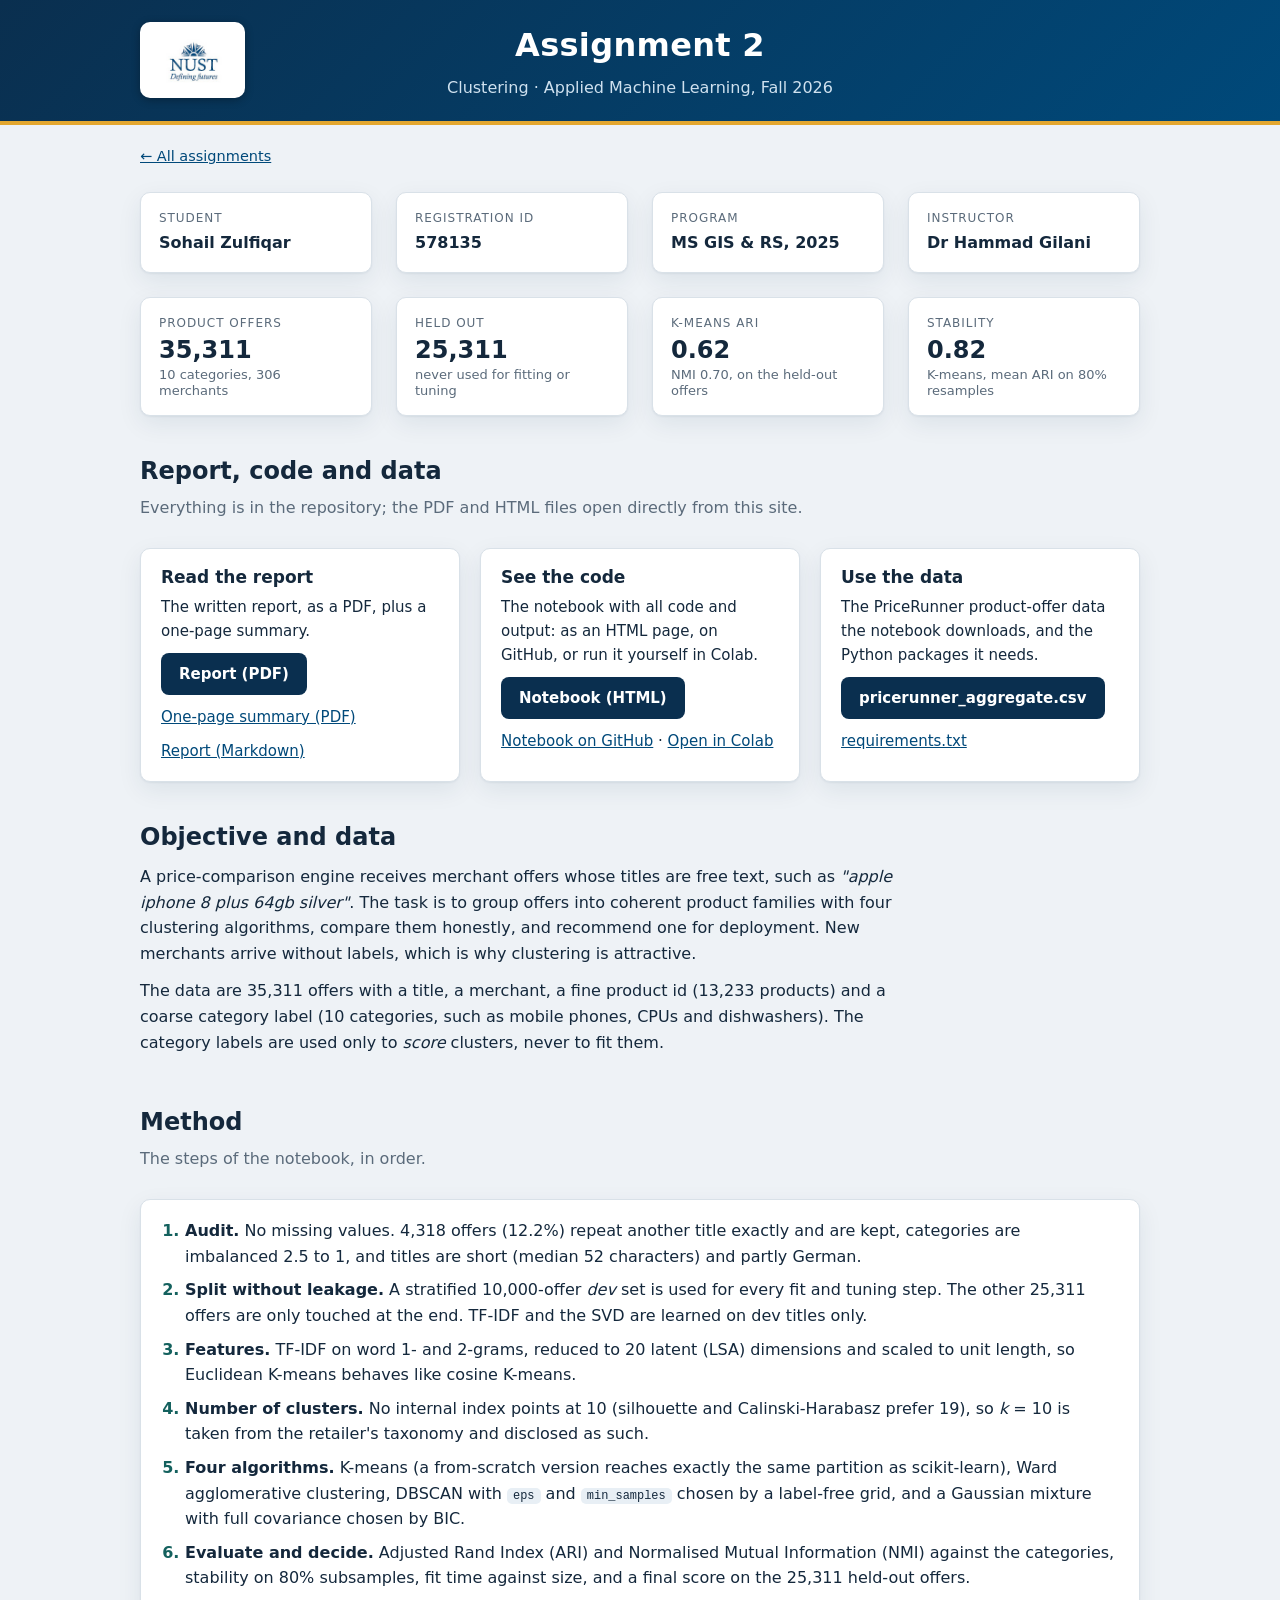
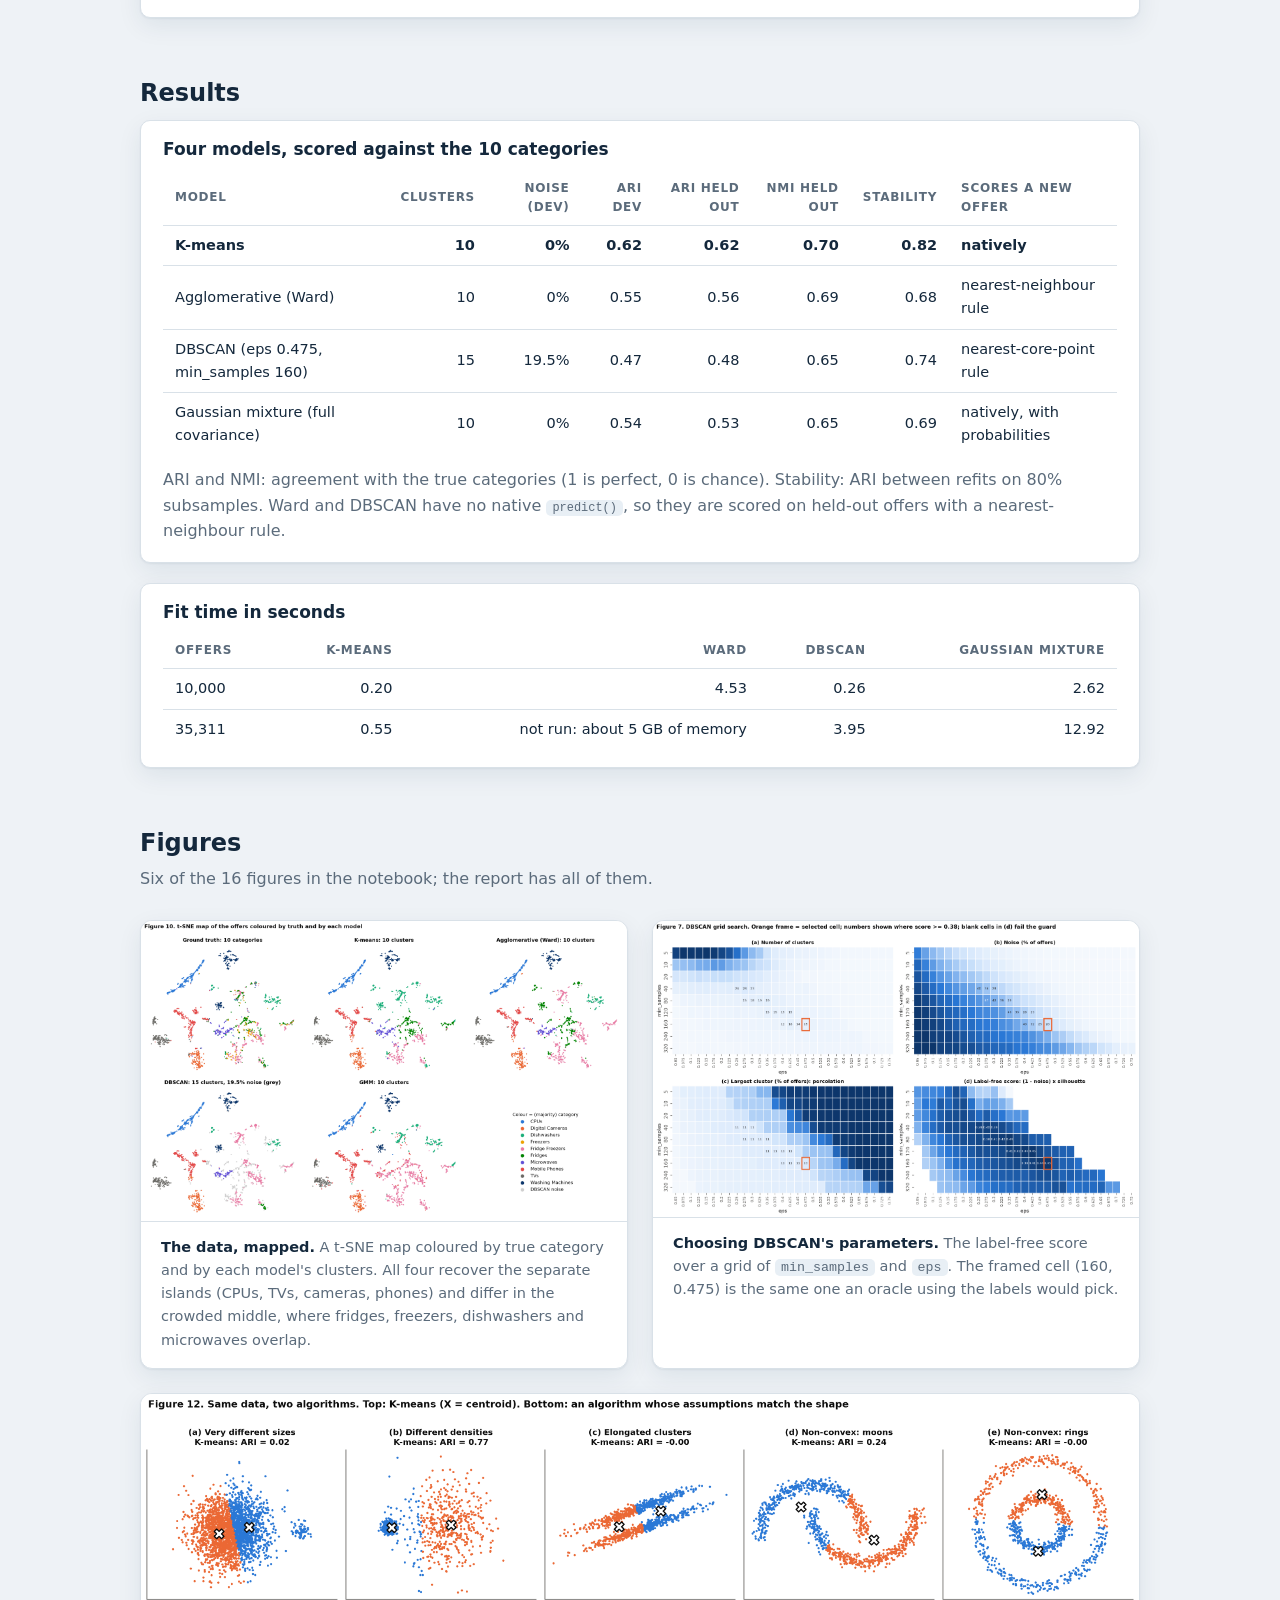
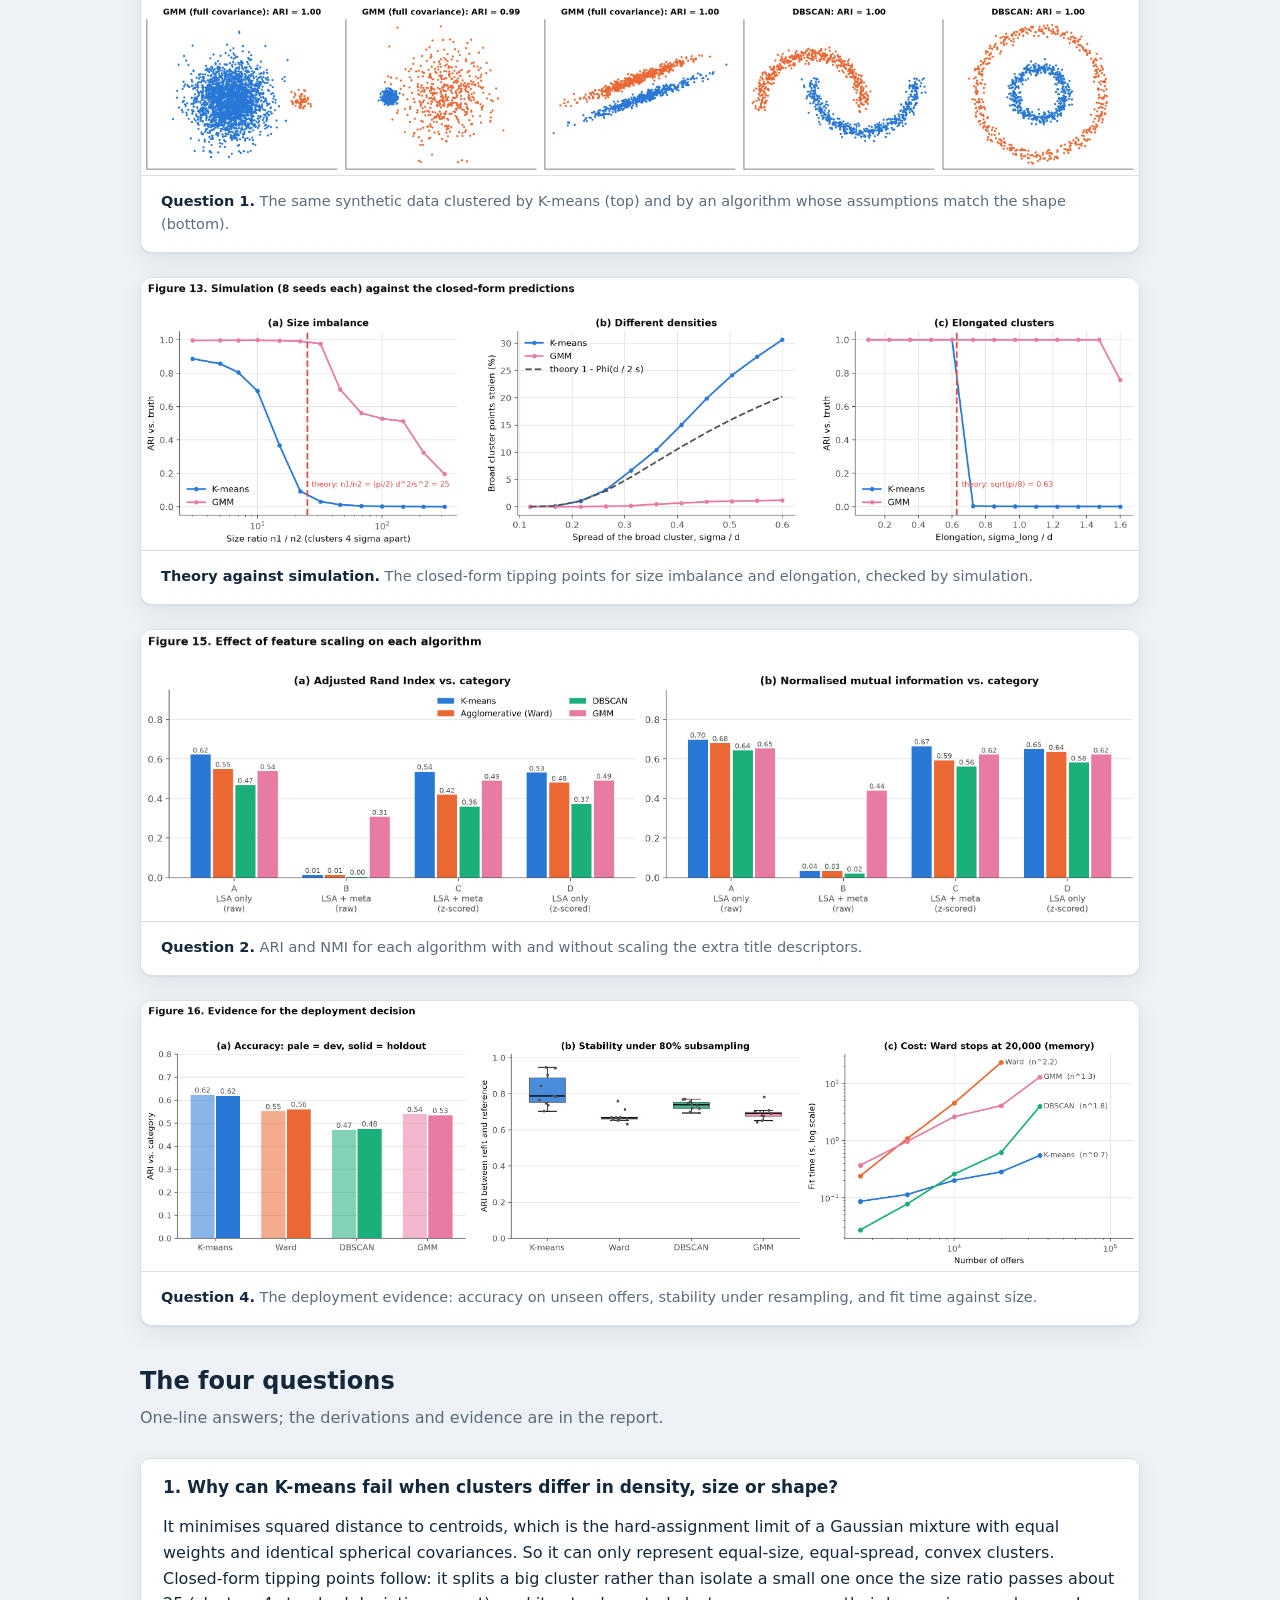
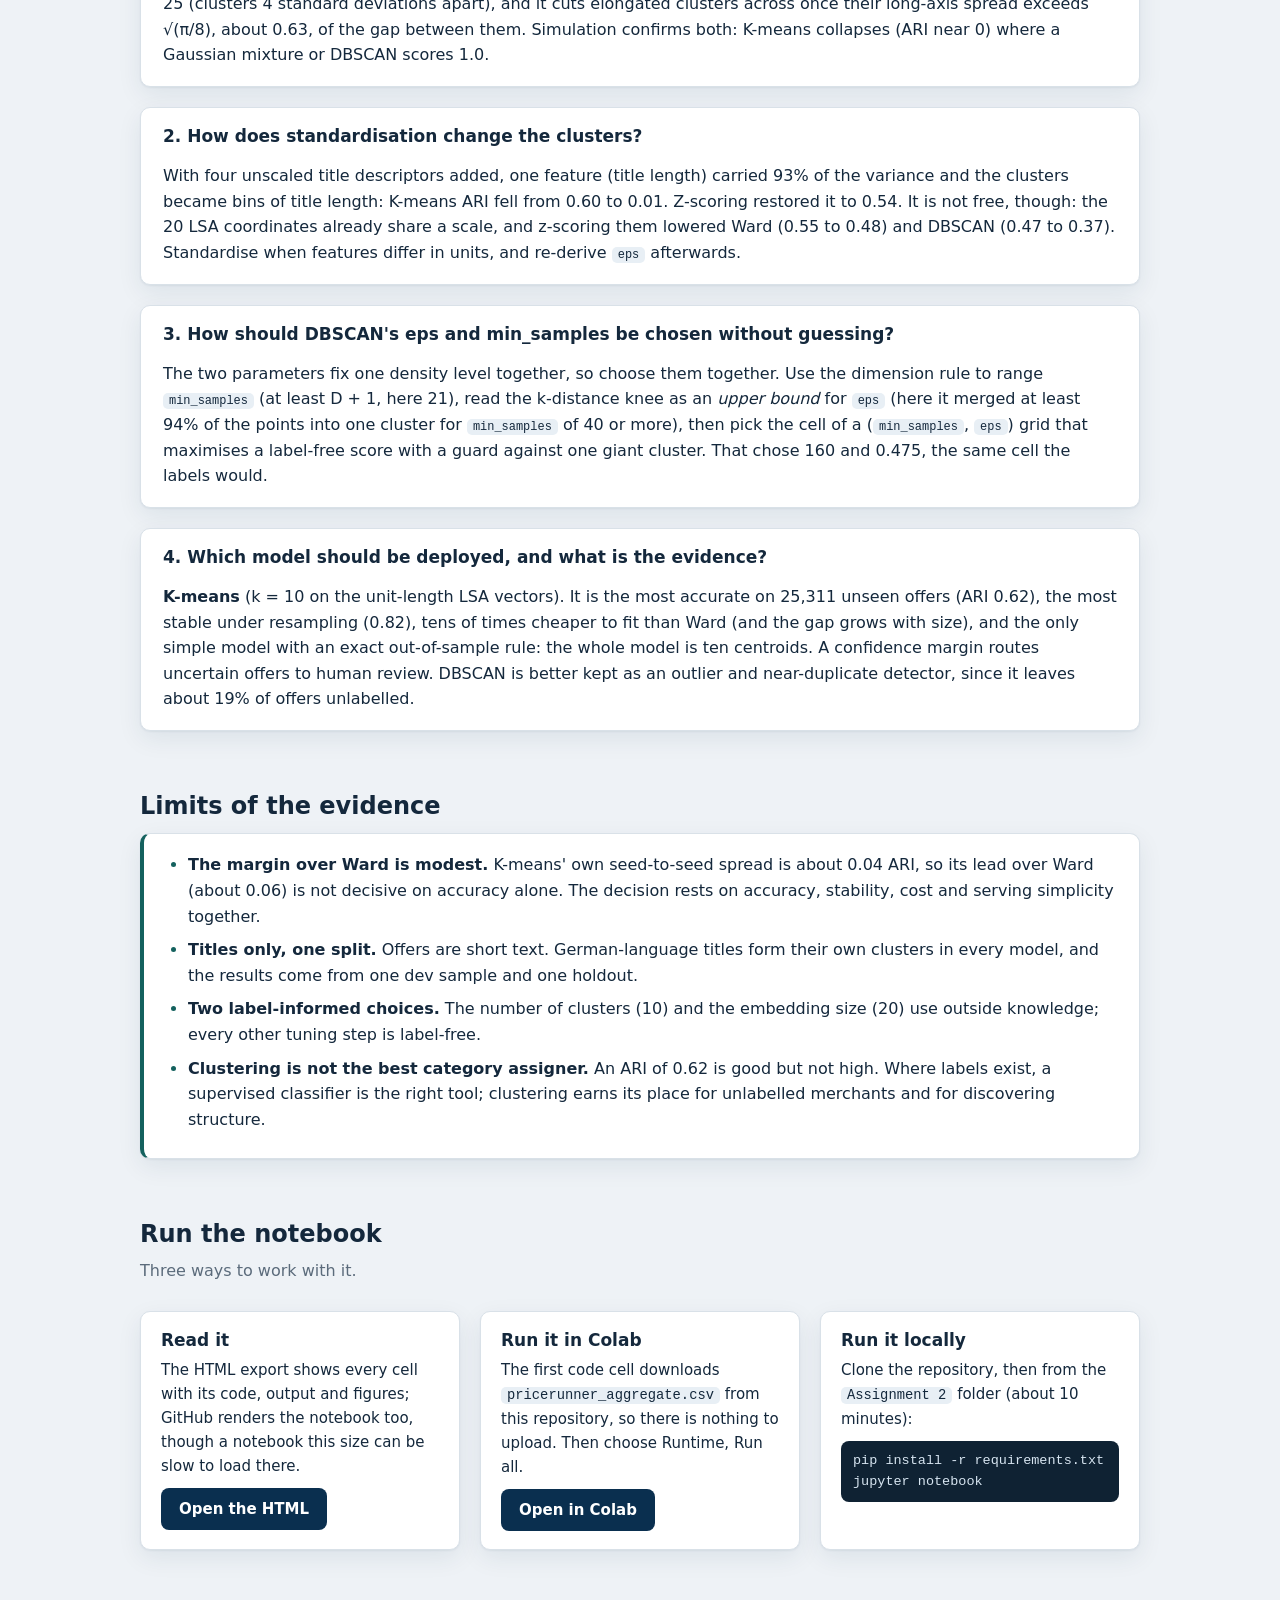
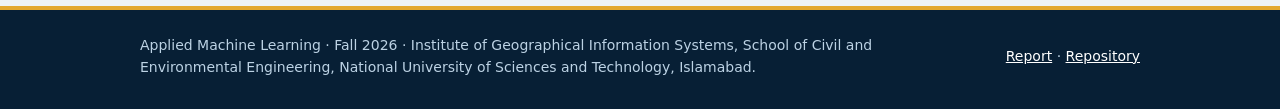
<file: Assignments/Assignment 2/index.html>
<!DOCTYPE html>
<html lang="en">
<head>
   <meta charset="utf-8">
   <meta name="viewport" content="width=device-width, initial-scale=1">
   <title>Assignment 2 | Clustering E-commerce Product Offers</title>
   <meta name="description" content="Assignment 2 for Applied Machine Learning, MS Remote Sensing and GIS, NUST IGIS: K-means, Ward, DBSCAN and Gaussian mixtures on 35,311 product offers, with a deployment recommendation backed by held-out, stability and scalability evidence.">
   <link rel="icon" href="data:image/svg+xml,%3Csvg xmlns='http://www.w3.org/2000/svg' viewBox='0 0 32 32'%3E%3Crect width='32' height='32' rx='7' fill='%230a2f4f'/%3E%3Cpath d='M7 23l6-7 5 4 7-11' fill='none' stroke='%23e3a72f' stroke-width='3' stroke-linecap='round' stroke-linejoin='round'/%3E%3C/svg%3E">
   <link rel="stylesheet" href="../../assets/site.css">
</head>
<body class="theme-teal">

<header class="masthead">
   <div class="wrap">
      <img class="logo" src="../../assets/nust-logo.jpg" alt="NUST logo: Defining futures">
      <div class="titles">
         <h1>Assignment 2</h1>
         <p class="sub">Clustering &middot; Applied Machine Learning, Fall 2026</p>
      </div>
   </div>
</header>

<main>
   <p class="wrap crumb"><a href="../../">&larr; All assignments</a></p>

   <section class="wrap profile" aria-label="Student">
      <dl>
         <div class="item"><dt>Student</dt><dd>Sohail Zulfiqar</dd></div>
         <div class="item"><dt>Registration ID</dt><dd>578135</dd></div>
         <div class="item"><dt>Program</dt><dd>MS GIS &amp; RS, 2025</dd></div>
         <div class="item"><dt>Instructor</dt><dd>Dr Hammad Gilani</dd></div>
      </dl>
   </section>

   <section class="wrap profile results" aria-label="Results">
      <dl>
         <div class="item"><dt>Product offers</dt><dd>35,311<small>10 categories, 306 merchants</small></dd></div>
         <div class="item"><dt>Held out</dt><dd>25,311<small>never used for fitting or tuning</small></dd></div>
         <div class="item"><dt>K-means ARI</dt><dd>0.62<small>NMI 0.70, on the held-out offers</small></dd></div>
         <div class="item"><dt>Stability</dt><dd>0.82<small>K-means, mean ARI on 80% resamples</small></dd></div>
      </dl>
   </section>

   <div class="wrap section-head">
      <h2 id="downloads-title">Report, code and data</h2>
      <p class="section-note">Everything is in the repository; the PDF and HTML files open directly from this site.</p>
   </div>
   <section class="wrap how" aria-labelledby="downloads-title">
      <div class="item">
         <h3>Read the report</h3>
         <p>The written report, as a PDF, plus a one-page summary.</p>
         <p><a class="button" href="Clustering_Report.pdf">Report (PDF)</a></p>
         <p><a href="Clustering_Summary_1page.pdf">One-page summary (PDF)</a></p>
         <p><a href="https://github.com/sohailzulfiqarrao/aml-ms25igis-578135/blob/main/Assignments/Assignment%202/report.md">Report (Markdown)</a></p>
      </div>
      <div class="item">
         <h3>See the code</h3>
         <p>The notebook with all code and output: as an HTML page, on GitHub, or run it yourself in Colab.</p>
         <p><a class="button" href="Clustering_Assignment.html">Notebook (HTML)</a></p>
         <p><a href="https://github.com/sohailzulfiqarrao/aml-ms25igis-578135/blob/main/Assignments/Assignment%202/Clustering_Assignment.ipynb">Notebook on GitHub</a>
            &middot; <a href="https://colab.research.google.com/github/sohailzulfiqarrao/aml-ms25igis-578135/blob/main/Assignments/Assignment%202/Clustering_Assignment.ipynb">Open in Colab</a></p>
      </div>
      <div class="item">
         <h3>Use the data</h3>
         <p>The PriceRunner product-offer data the notebook downloads, and the Python packages it needs.</p>
         <p><a class="button" href="https://github.com/sohailzulfiqarrao/aml-ms25igis-578135/blob/main/Assignments/Assignment%202/pricerunner_aggregate.csv">pricerunner_aggregate.csv</a></p>
         <p><a href="https://github.com/sohailzulfiqarrao/aml-ms25igis-578135/blob/main/Assignments/Assignment%202/requirements.txt">requirements.txt</a></p>
      </div>
   </section>

   <div class="wrap section-head">
      <h2 id="aim-title">Objective and data</h2>
   </div>
   <section class="wrap prose" aria-labelledby="aim-title">
      <p>
         A price-comparison engine receives merchant offers whose titles are free text, such as
         <em>"apple iphone 8 plus 64gb silver"</em>. The task is to group offers into coherent product families with
         four clustering algorithms, compare them honestly, and recommend one for deployment. New merchants arrive
         without labels, which is why clustering is attractive.
      </p>
      <p>
         The data are 35,311 offers with a title, a merchant, a fine product id (13,233 products) and a coarse
         category label (10 categories, such as mobile phones, CPUs and dishwashers). The category labels are used
         only to <em>score</em> clusters, never to fit them.
      </p>
   </section>

   <div class="wrap section-head">
      <h2 id="method-title">Method</h2>
      <p class="section-note">The steps of the notebook, in order.</p>
   </div>
   <section class="wrap" aria-labelledby="method-title">
      <div class="panel">
         <ol class="steps">
            <li><strong>Audit.</strong> No missing values. 4,318 offers (12.2%) repeat another title exactly and are kept, categories are imbalanced 2.5 to 1, and titles are short (median 52 characters) and partly German.</li>
            <li><strong>Split without leakage.</strong> A stratified 10,000-offer <em>dev</em> set is used for every fit and tuning step. The other 25,311 offers are only touched at the end. TF-IDF and the SVD are learned on dev titles only.</li>
            <li><strong>Features.</strong> TF-IDF on word 1- and 2-grams, reduced to 20 latent (LSA) dimensions and scaled to unit length, so Euclidean K-means behaves like cosine K-means.</li>
            <li><strong>Number of clusters.</strong> No internal index points at 10 (silhouette and Calinski-Harabasz prefer 19), so <em>k</em> = 10 is taken from the retailer's taxonomy and disclosed as such.</li>
            <li><strong>Four algorithms.</strong> K-means (a from-scratch version reaches exactly the same partition as scikit-learn), Ward agglomerative clustering, DBSCAN with <code>eps</code> and <code>min_samples</code> chosen by a label-free grid, and a Gaussian mixture with full covariance chosen by BIC.</li>
            <li><strong>Evaluate and decide.</strong> Adjusted Rand Index (ARI) and Normalised Mutual Information (NMI) against the categories, stability on 80% subsamples, fit time against size, and a final score on the 25,311 held-out offers.</li>
         </ol>
      </div>
   </section>

   <div class="wrap section-head">
      <h2 id="results-title">Results</h2>
   </div>
   <section class="wrap" aria-labelledby="results-title">
      <div class="panel table-wrap">
         <h3>Four models, scored against the 10 categories</h3>
         <table class="data text">
            <thead><tr><th>Model</th><th class="num">Clusters</th><th class="num">Noise (dev)</th><th class="num">ARI dev</th><th class="num">ARI held out</th><th class="num">NMI held out</th><th class="num">Stability</th><th>Scores a new offer</th></tr></thead>
            <tbody>
               <tr class="key"><td>K-means</td><td class="num">10</td><td class="num">0%</td><td class="num">0.62</td><td class="num">0.62</td><td class="num">0.70</td><td class="num">0.82</td><td>natively</td></tr>
               <tr><td>Agglomerative (Ward)</td><td class="num">10</td><td class="num">0%</td><td class="num">0.55</td><td class="num">0.56</td><td class="num">0.69</td><td class="num">0.68</td><td>nearest-neighbour rule</td></tr>
               <tr><td>DBSCAN (eps 0.475, min_samples 160)</td><td class="num">15</td><td class="num">19.5%</td><td class="num">0.47</td><td class="num">0.48</td><td class="num">0.65</td><td class="num">0.74</td><td>nearest-core-point rule</td></tr>
               <tr><td>Gaussian mixture (full covariance)</td><td class="num">10</td><td class="num">0%</td><td class="num">0.54</td><td class="num">0.53</td><td class="num">0.65</td><td class="num">0.69</td><td>natively, with probabilities</td></tr>
            </tbody>
         </table>
         <p class="section-note" style="margin: 12px 0 0">ARI and NMI: agreement with the true categories (1 is perfect, 0 is chance). Stability: ARI between refits on 80% subsamples. Ward and DBSCAN have no native <code>predict()</code>, so they are scored on held-out offers with a nearest-neighbour rule.</p>
      </div>

      <div class="panel table-wrap">
         <h3>Fit time in seconds</h3>
         <table class="data">
            <thead><tr><th>Offers</th><th class="num">K-means</th><th class="num">Ward</th><th class="num">DBSCAN</th><th class="num">Gaussian mixture</th></tr></thead>
            <tbody>
               <tr><td>10,000</td><td class="num">0.20</td><td class="num">4.53</td><td class="num">0.26</td><td class="num">2.62</td></tr>
               <tr><td>35,311</td><td class="num">0.55</td><td class="num">not run: about 5 GB of memory</td><td class="num">3.95</td><td class="num">12.92</td></tr>
            </tbody>
         </table>
      </div>
   </section>

   <div class="wrap section-head">
      <h2 id="figures-title">Figures</h2>
      <p class="section-note">Six of the 16 figures in the notebook; the report has all of them.</p>
   </div>
   <section class="wrap figures" aria-labelledby="figures-title">
      <figure>
         <img src="images/fig10_tsne.png" width="1490" height="920" loading="lazy" alt="t-SNE map of 3,000 offers coloured by true category and by the category of each model's clusters">
         <figcaption><strong>The data, mapped.</strong> A t-SNE map coloured by true category and by each model's clusters. All four recover the separate islands (CPUs, TVs, cameras, phones) and differ in the crowded middle, where fridges, freezers, dishwashers and microwaves overlap.</figcaption>
      </figure>
      <figure>
         <img src="images/fig07_dbscan_grid.png" width="1391" height="847" loading="lazy" alt="Heat map of the label-free DBSCAN score over min_samples and eps, with the selected cell framed">
         <figcaption><strong>Choosing DBSCAN's parameters.</strong> The label-free score over a grid of <code>min_samples</code> and <code>eps</code>. The framed cell (160, 0.475) is the same one an oracle using the labels would pick.</figcaption>
      </figure>
      <figure class="wide">
         <img src="images/fig12_kmeans_failure_gallery.png" width="1690" height="645" loading="lazy" alt="Five synthetic datasets clustered by K-means on top and by a better-matched algorithm below">
         <figcaption><strong>Question 1.</strong> The same synthetic data clustered by K-means (top) and by an algorithm whose assumptions match the shape (bottom).</figcaption>
      </figure>
      <figure class="wide">
         <img src="images/fig13_kmeans_theory.png" width="1590" height="432" loading="lazy" alt="Simulation against closed-form predictions for size imbalance, different densities and elongated clusters">
         <figcaption><strong>Theory against simulation.</strong> The closed-form tipping points for size imbalance and elongation, checked by simulation.</figcaption>
      </figure>
      <figure class="wide">
         <img src="images/fig15_standardisation_scores.png" width="1490" height="434" loading="lazy" alt="ARI and NMI of each algorithm under four feature-scaling conditions">
         <figcaption><strong>Question 2.</strong> ARI and NMI for each algorithm with and without scaling the extra title descriptors.</figcaption>
      </figure>
      <figure class="wide">
         <img src="images/fig16_deployment_evidence.png" width="1690" height="457" loading="lazy" alt="Accuracy on held-out offers, stability under subsampling, and fit time against data size for the four models">
         <figcaption><strong>Question 4.</strong> The deployment evidence: accuracy on unseen offers, stability under resampling, and fit time against size.</figcaption>
      </figure>
   </section>

   <div class="wrap section-head">
      <h2 id="questions-title">The four questions</h2>
      <p class="section-note">One-line answers; the derivations and evidence are in the report.</p>
   </div>
   <section class="wrap" aria-labelledby="questions-title">
      <div class="panel">
         <h3>1. Why can K-means fail when clusters differ in density, size or shape?</h3>
         <p>It minimises squared distance to centroids, which is the hard-assignment limit of a Gaussian mixture with equal weights and identical spherical covariances. So it can only represent equal-size, equal-spread, convex clusters. Closed-form tipping points follow: it splits a big cluster rather than isolate a small one once the size ratio passes about 25 (clusters 4 standard deviations apart), and it cuts elongated clusters across once their long-axis spread exceeds &radic;(&pi;/8), about 0.63, of the gap between them. Simulation confirms both: K-means collapses (ARI near 0) where a Gaussian mixture or DBSCAN scores 1.0.</p>
      </div>
      <div class="panel">
         <h3>2. How does standardisation change the clusters?</h3>
         <p>With four unscaled title descriptors added, one feature (title length) carried 93% of the variance and the clusters became bins of title length: K-means ARI fell from 0.60 to 0.01. Z-scoring restored it to 0.54. It is not free, though: the 20 LSA coordinates already share a scale, and z-scoring them lowered Ward (0.55 to 0.48) and DBSCAN (0.47 to 0.37). Standardise when features differ in units, and re-derive <code>eps</code> afterwards.</p>
      </div>
      <div class="panel">
         <h3>3. How should DBSCAN's eps and min_samples be chosen without guessing?</h3>
         <p>The two parameters fix one density level together, so choose them together. Use the dimension rule to range <code>min_samples</code> (at least D + 1, here 21), read the k-distance knee as an <em>upper bound</em> for <code>eps</code> (here it merged at least 94% of the points into one cluster for <code>min_samples</code> of 40 or more), then pick the cell of a (<code>min_samples</code>, <code>eps</code>) grid that maximises a label-free score with a guard against one giant cluster. That chose 160 and 0.475, the same cell the labels would.</p>
      </div>
      <div class="panel">
         <h3>4. Which model should be deployed, and what is the evidence?</h3>
         <p><strong>K-means</strong> (k = 10 on the unit-length LSA vectors). It is the most accurate on 25,311 unseen offers (ARI 0.62), the most stable under resampling (0.82), tens of times cheaper to fit than Ward (and the gap grows with size), and the only simple model with an exact out-of-sample rule: the whole model is ten centroids. A confidence margin routes uncertain offers to human review. DBSCAN is better kept as an outlier and near-duplicate detector, since it leaves about 19% of offers unlabelled.</p>
      </div>
   </section>

   <div class="wrap section-head">
      <h2 id="notes-title">Limits of the evidence</h2>
   </div>
   <section class="wrap" aria-labelledby="notes-title">
      <div class="panel note">
         <ul class="steps">
            <li><strong>The margin over Ward is modest.</strong> K-means' own seed-to-seed spread is about 0.04 ARI, so its lead over Ward (about 0.06) is not decisive on accuracy alone. The decision rests on accuracy, stability, cost and serving simplicity together.</li>
            <li><strong>Titles only, one split.</strong> Offers are short text. German-language titles form their own clusters in every model, and the results come from one dev sample and one holdout.</li>
            <li><strong>Two label-informed choices.</strong> The number of clusters (10) and the embedding size (20) use outside knowledge; every other tuning step is label-free.</li>
            <li><strong>Clustering is not the best category assigner.</strong> An ARI of 0.62 is good but not high. Where labels exist, a supervised classifier is the right tool; clustering earns its place for unlabelled merchants and for discovering structure.</li>
         </ul>
      </div>
   </section>

   <div class="wrap section-head">
      <h2 id="run-title">Run the notebook</h2>
      <p class="section-note">Three ways to work with it.</p>
   </div>
   <section class="wrap how" aria-labelledby="run-title">
      <div class="item">
         <h3>Read it</h3>
         <p>The HTML export shows every cell with its code, output and figures; GitHub renders the notebook too, though a notebook this size can be slow to load there.</p>
         <p><a class="button" href="Clustering_Assignment.html">Open the HTML</a></p>
      </div>
      <div class="item">
         <h3>Run it in Colab</h3>
         <p>The first code cell downloads <code>pricerunner_aggregate.csv</code> from this repository, so there is nothing to upload. Then choose Runtime, Run all.</p>
         <p><a class="button" href="https://colab.research.google.com/github/sohailzulfiqarrao/aml-ms25igis-578135/blob/main/Assignments/Assignment%202/Clustering_Assignment.ipynb">Open in Colab</a></p>
      </div>
      <div class="item">
         <h3>Run it locally</h3>
         <p>Clone the repository, then from the <code>Assignment 2</code> folder (about 10 minutes):</p>
<pre>pip install -r requirements.txt
jupyter notebook</pre>
      </div>
   </section>
</main>

<footer>
   <div class="wrap">
      <p>Applied Machine Learning &middot; Fall 2026 &middot; Institute of Geographical Information Systems, School of
         Civil and Environmental Engineering, National University of Sciences and Technology, Islamabad.</p>
      <p style="flex: 0 1 auto"><a href="https://github.com/sohailzulfiqarrao/aml-ms25igis-578135/blob/main/Assignments/Assignment%202/report.md">Report</a> &middot;
         <a href="https://github.com/sohailzulfiqarrao/aml-ms25igis-578135">Repository</a></p>
   </div>
</footer>

</body>
</html>
</file>
<file: assets/site.css>
:root {
   --bg: #eef2f6;
   --surface: #ffffff;
   --ink: #14283c;
   --muted: #5b6b7b;
   --line: #d9e1e8;
   --navy: #0a2f4f;
   --blue: #00497a;
   --gold: #e3a72f;
   --link: #00497a;
   --chip: #e8eff5;
   --accent: #9a3412;
   --btn-bg: #0a2f4f;
   --btn-ink: #ffffff;
   --code-bg: #0f2233;
   --shadow: 0 1px 2px rgba(10, 47, 79, .06), 0 8px 24px rgba(10, 47, 79, .08);
   --shadow-hover: 0 2px 4px rgba(10, 47, 79, .08), 0 14px 32px rgba(10, 47, 79, .16);
}

@media (prefers-color-scheme: dark) {
   :root {
      --bg: #0b1620;
      --surface: #12242f;
      --ink: #e8eef3;
      --muted: #9fb1c0;
      --line: #22394a;
      --link: #86c5ef;
      --chip: #1b3243;
      --accent: #f0a36a;
      --btn-bg: #e3a72f;
      --btn-ink: #0a2f4f;
      --code-bg: #08131d;
      --shadow: 0 1px 2px rgba(0, 0, 0, .3), 0 8px 24px rgba(0, 0, 0, .3);
      --shadow-hover: 0 2px 4px rgba(0, 0, 0, .4), 0 14px 32px rgba(0, 0, 0, .5);
   }
}

* { box-sizing: border-box; }

body {
   margin: 0;
   font-family: system-ui, -apple-system, "Segoe UI", Roboto, sans-serif;
   line-height: 1.6;
   color: var(--ink);
   background: var(--bg);
}

a { color: var(--link); }
a:focus-visible, .button:focus-visible {
   outline: 3px solid var(--gold);
   outline-offset: 3px;
   border-radius: 4px;
}

code { padding: 1px 6px; border-radius: 5px; background: var(--chip); font-size: .92em; }

.wrap { max-width: 1040px; margin: 0 auto; padding: 0 20px; }

/* ------------------------------------------------------------ masthead */
.masthead {
   color: #fff;
   background: linear-gradient(135deg, #0a2f4f 0%, #00497a 100%);
   border-bottom: 4px solid var(--gold);
}
.masthead .wrap {
   display: grid;
   grid-template-columns: 1fr auto 1fr;
   align-items: center;
   gap: 12px;
   padding-top: 20px;
   padding-bottom: 20px;
}
.logo {
   height: 64px;
   padding: 6px 12px;
   box-sizing: content-box;
   border-radius: 10px;
   background: #fff;
   box-shadow: 0 2px 8px rgba(0, 0, 0, .3);
}
.home-link {
   justify-self: end;
   padding: 8px 16px;
   border: 1px solid rgba(255, 255, 255, .35);
   border-radius: 999px;
   color: #fff;
   text-decoration: none;
   font-size: 14px;
   font-weight: 600;
   background: rgba(255, 255, 255, .08);
   transition: background .2s, border-color .2s;
}
.home-link:hover { background: rgba(255, 255, 255, .18); border-color: rgba(255, 255, 255, .7); }
.home-link:focus-visible { outline: 2px solid var(--gold); outline-offset: 2px; }
.titles { text-align: center; }
h1 { margin: 0; font-size: clamp(24px, 4vw, 32px); font-weight: 700; letter-spacing: .01em; }
.sub { margin: 4px 0 0; color: #cfe1ef; }

/* ------------------------------------------------------------ profile and results strips */
.profile {
   display: grid;
   grid-template-columns: repeat(4, 1fr);
   gap: 16px 24px;
   margin: 24px auto 0;
}
.profile dl {
   display: contents;
}
.profile .item {
   padding: 16px 18px;
   background: var(--surface);
   border: 1px solid var(--line);
   border-radius: 10px;
   box-shadow: var(--shadow);
}
.profile dt {
   margin: 0 0 2px;
   font-size: 12px;
   letter-spacing: .08em;
   text-transform: uppercase;
   color: var(--muted);
}
.profile dd { margin: 0; font-weight: 600; }
.profile.results dd { font-size: 24px; line-height: 1.25; }
.profile.results dd small { display: block; margin-top: 2px; font-size: 13px; font-weight: 400; color: var(--muted); }

/* ------------------------------------------------------------ cards */
.section-head { padding-top: 36px; padding-bottom: 4px; }
h2 { margin: 0 0 4px; font-size: 24px; }
.section-note { margin: 0 0 24px; color: var(--muted); }

.cards {
   display: grid;
   grid-template-columns: repeat(auto-fill, minmax(min(100%, 440px), 1fr));
   gap: 24px;
   padding-bottom: 8px;
}
.card {
   display: flex;
   flex-direction: column;
   overflow: hidden;
   background: var(--surface);
   border: 1px solid var(--line);
   border-radius: 12px;
   box-shadow: var(--shadow);
   transition: transform .15s ease, box-shadow .15s ease;
}
.card:hover { transform: translateY(-3px); box-shadow: var(--shadow-hover); }

/* each assignment card takes the accent colour of its own page */
.card.assignment1 { --accent: #9a3412; border-top: 4px solid var(--accent); }
.card.assignment2 { --accent: #14615e; border-top: 4px solid var(--accent); }

.thumb { display: block; border-bottom: 1px solid var(--line); background: var(--chip); }
.thumb img { display: block; width: 100%; height: auto; aspect-ratio: 11 / 7; object-fit: cover; }
/* plots keep their whole frame instead of being cropped */
.thumb.plot { background: #fff; }
.thumb.plot img { object-fit: contain; }

.card .body { display: flex; flex-direction: column; flex: 1; padding: 22px 24px 24px; }
.meta {
   display: flex;
   align-items: center;
   gap: 10px;
   margin: 0 0 8px;
   font-size: 13px;
   color: var(--muted);
}
.badge {
   padding: 2px 10px;
   border-radius: 999px;
   background: var(--accent, var(--navy));
   color: #fff;
   font-size: 12px;
   font-weight: 700;
   letter-spacing: .06em;
   text-transform: uppercase;
}
h3 { margin: 0 0 8px; font-size: 22px; line-height: 1.25; }
.card p { margin: 0 0 12px; }
.card .extras { font-size: 14.5px; color: var(--muted); }

.tags { display: flex; flex-wrap: wrap; gap: 6px; margin: 4px 0 20px; padding: 0; list-style: none; }
.tags li {
   padding: 3px 11px;
   border-radius: 999px;
   background: var(--chip);
   font-size: 13px;
   font-weight: 600;
}

.actions {
   display: flex;
   flex-wrap: wrap;
   align-items: center;
   gap: 10px 18px;
   margin-top: auto;
   padding-top: 16px;
   border-top: 1px solid var(--line);
}
.button {
   display: inline-block;
   padding: 9px 18px;
   border-radius: 8px;
   background: var(--btn-bg);
   color: var(--btn-ink);
   font-weight: 700;
   text-decoration: none;
}
.button:hover { filter: brightness(1.12); }

.card.upcoming {
   align-items: center;
   justify-content: center;
   min-height: 120px;
   padding: 24px;
   background: transparent;
   border: 2px dashed var(--line);
   box-shadow: none;
   color: var(--muted);
   text-align: center;
}
.card.upcoming:hover { transform: none; box-shadow: none; }
.card.upcoming strong { display: block; margin-bottom: 4px; color: var(--ink); font-size: 18px; }

/* ------------------------------------------------------------ assignment page */
.crumb { margin: 20px auto 0; font-size: 14.5px; }
.prose p { margin: 0 0 12px; max-width: 76ch; }

.panel {
   margin: 0 0 20px;
   padding: 18px 22px;
   background: var(--surface);
   border: 1px solid var(--line);
   border-radius: 10px;
   box-shadow: var(--shadow);
}
.panel h3 { font-size: 17px; margin-bottom: 10px; }
.panel p:last-child, .panel ol:last-child, .panel ul:last-child { margin-bottom: 0; }

.steps { margin: 0; padding-left: 22px; }
.steps li { margin-bottom: 8px; }
.steps li::marker { font-weight: 700; color: var(--accent); }

.table-wrap { overflow-x: auto; }
table.data { width: 100%; border-collapse: collapse; font-size: 14.5px; }
table.data th, table.data td { padding: 8px 12px; text-align: left; border-bottom: 1px solid var(--line); white-space: nowrap; }
table.data th { font-size: 12px; letter-spacing: .06em; text-transform: uppercase; color: var(--muted); }
table.data td.num, table.data th.num { text-align: right; font-variant-numeric: tabular-nums; }
table.data tr:last-child td { border-bottom: 0; }
table.data.text th, table.data.text td { white-space: normal; }
table.data tr.key td { font-weight: 700; }

.equation {
   margin: 0;
   padding: 12px 14px;
   overflow-x: auto;
   border-radius: 8px;
   background: var(--code-bg);
   color: #d6e4f0;
   font: 13.5px/1.6 ui-monospace, "Cascadia Code", Consolas, Menlo, monospace;
}

.note { border-left: 4px solid var(--accent); }

/* ------------------------------------------------------------ figures */
.figures { display: grid; grid-template-columns: repeat(auto-fit, minmax(min(100%, 460px), 1fr)); gap: 24px; }
.figures figure {
   display: flex;
   flex-direction: column;
   margin: 0;
   overflow: hidden;
   background: var(--surface);
   border: 1px solid var(--line);
   border-radius: 12px;
   box-shadow: var(--shadow);
}
.figures figure.wide { grid-column: 1 / -1; }
.figures img { display: block; width: 100%; height: auto; background: #fff; }
.figures figcaption { flex: 1; padding: 14px 20px 16px; font-size: 14.5px; color: var(--muted); border-top: 1px solid var(--line); }
.figures figcaption strong { color: var(--ink); }

/* ------------------------------------------------------------ run the code */
.how {
   display: grid;
   grid-template-columns: repeat(auto-fit, minmax(min(100%, 290px), 1fr));
   gap: 20px;
}
.how .item {
   padding: 18px 20px;
   background: var(--surface);
   border: 1px solid var(--line);
   border-radius: 10px;
   box-shadow: var(--shadow);
}
.how h3 { font-size: 17px; margin-bottom: 6px; }
.how p { margin: 0 0 10px; font-size: 15px; }
.how p:last-child { margin-bottom: 0; }
.how pre {
   margin: 0;
   padding: 10px 12px;
   overflow-x: auto;
   border-radius: 8px;
   background: var(--code-bg);
   color: #d6e4f0;
   font: 13.5px/1.55 ui-monospace, "Cascadia Code", Consolas, Menlo, monospace;
}

/* ------------------------------------------------------------ footer */
footer {
   margin-top: 56px;
   padding: 24px 0 32px;
   color: #bcd2e4;
   background: #071f35;
   border-top: 4px solid var(--gold);
   font-size: 14px;
}
footer .wrap { display: flex; flex-wrap: wrap; align-items: center; gap: 12px 28px; }
footer p { margin: 0; flex: 1 1 360px; }
footer a { color: #fff; }

/* ------------------------------------------------------------ small screens */
@media (max-width: 860px) {
   .profile { grid-template-columns: repeat(2, 1fr); }
}
@media (max-width: 640px) {
   .masthead .wrap { grid-template-columns: 1fr; justify-items: center; }
   .home-link { justify-self: center; }
   .logo { height: 48px; }
   .card .body { padding: 18px 18px 20px; }
   .profile.results dd { font-size: 21px; }
   .panel { padding: 16px 16px; }
}

/* an assignment page takes the accent colour of its landing card */
body.theme-teal { --accent: #14615e; }

@media (prefers-color-scheme: dark) {
   .badge { color: #06222b; }
   .card.assignment1 { --accent: #f0a36a; }
   .card.assignment2, body.theme-teal { --accent: #3fb3ab; }
}
</file>
<file: assets/neural.css>
/* Landing-page theme shared with the main page (sohailzulfiqarrao.github.io): dark "neural graph" look by default,
   a light variant when the system asks for one. It is loaded only by the landing page, after site.css, and every rule
   is scoped to body.neural, so no other page of this site is affected. */
body.neural {
   --g1: #34d399;
   --g2: #22d3ee;
   --bg: #050912;
   --surface: rgba(13, 24, 48, .74);
   --ink: #e8eefb;
   --muted: #a3b3cc;
   --line: rgba(148, 163, 184, .2);
   --link: #67e8f9;
   --chip: rgba(24, 40, 76, .75);
   --btn-bg: linear-gradient(120deg, var(--g1), var(--g2));
   --btn-ink: #04101e;
   --shadow: 0 10px 34px rgba(2, 6, 18, .5);
   --shadow-hover: 0 18px 50px rgba(2, 6, 18, .6), 0 0 0 1px rgba(34, 211, 238, .28), 0 12px 40px rgba(52, 211, 153, .2);
   --mono: "JetBrains Mono", "Cascadia Code", ui-monospace, SFMono-Regular, Menlo, Consolas, monospace;
   color-scheme: dark;
   background: var(--bg);
   -webkit-font-smoothing: antialiased;
}

@media (prefers-color-scheme: light) {
   body.neural {
      --bg: #f4f7fc;
      --surface: rgba(255, 255, 255, .88);
      --ink: #0b1630;
      --muted: #475a7a;
      --line: rgba(15, 30, 66, .14);
      --link: #0e7490;
      --chip: #eaf0fa;
      --btn-ink: #04101e;
      --shadow: 0 10px 30px rgba(20, 40, 90, .12);
      --shadow-hover: 0 16px 40px rgba(20, 40, 90, .2), 0 0 0 1px rgba(8, 145, 178, .3);
      color-scheme: light;
   }
}

/* the glow and the faint grid behind everything */
body.neural::before {
   content: "";
   position: fixed;
   inset: 0;
   z-index: -1;
   pointer-events: none;
   background:
      radial-gradient(900px 520px at 85% 8%, rgba(34, 211, 238, .16), transparent 62%),
      radial-gradient(700px 440px at 6% 0%, rgba(52, 211, 153, .14), transparent 62%),
      linear-gradient(var(--line) 1px, transparent 1px) 0 0 / 56px 56px,
      linear-gradient(90deg, var(--line) 1px, transparent 1px) 0 0 / 56px 56px;
   -webkit-mask-image: linear-gradient(180deg, #000 0%, #000 55%, transparent 100%);
   mask-image: linear-gradient(180deg, #000 0%, #000 55%, transparent 100%);
   opacity: .75;
}

body.neural a:focus-visible, body.neural .button:focus-visible { outline-color: var(--g1); }

/* ---------- header ---------- */
body.neural .masthead {
   background: linear-gradient(135deg, rgba(10, 47, 79, .72), rgba(7, 12, 28, .6));
   -webkit-backdrop-filter: blur(10px);
   backdrop-filter: blur(10px);
   border-bottom: 1px solid var(--line);
   position: relative;
}
@media (prefers-color-scheme: light) {
   /* a solid navy header keeps the white title readable on the light page */
   body.neural .masthead { background: linear-gradient(135deg, #0a2f4f, #0b3a66); }
}
body.neural .masthead::after {
   content: "";
   position: absolute;
   left: 0;
   right: 0;
   bottom: -1px;
   height: 2px;
   background: linear-gradient(90deg, transparent, var(--g1), var(--g2), transparent);
   opacity: .85;
}
body.neural .logo { box-shadow: 0 0 0 1px rgba(255, 255, 255, .25), 0 8px 26px rgba(34, 211, 238, .22); }
body.neural .titles::before {
   content: "// course 02";
   display: block;
   margin-bottom: 4px;
   font-family: var(--mono);
   font-size: 12.5px;
   letter-spacing: .05em;
   color: #67e8f9;
}
body.neural h1 {
   letter-spacing: -.02em;
   background: linear-gradient(120deg, #ffffff 0%, #bfeaff 45%, #c4b5fd 100%);
   -webkit-background-clip: text;
   background-clip: text;
   color: transparent;
}
body.neural .sub { font-family: var(--mono); font-size: 13px; letter-spacing: .02em; color: #9fb4d4; }
body.neural .home-link { color: #fff; font-family: var(--mono); font-size: 13px; border-color: rgba(103, 232, 249, .4); background: rgba(34, 211, 238, .08); }
body.neural .home-link:hover { background: rgba(34, 211, 238, .2); border-color: rgba(103, 232, 249, .8); }

/* ---------- profile strip ---------- */
body.neural .profile .item {
   background: var(--surface);
   border-color: var(--line);
   border-radius: 14px;
   -webkit-backdrop-filter: blur(8px);
   backdrop-filter: blur(8px);
}
body.neural .profile dt { font-family: var(--mono); font-size: 11.5px; letter-spacing: .06em; color: var(--muted); }

/* ---------- section heading ---------- */
body.neural .section-head h2 { font-size: clamp(26px, 3.4vw, 34px); letter-spacing: -.025em; }

/* ---------- cards ---------- */
body.neural .card {
   border-radius: 20px;
   border-color: var(--line);
   -webkit-backdrop-filter: blur(8px);
   backdrop-filter: blur(8px);
   transition: transform .3s, border-color .3s, box-shadow .3s;
}
body.neural .card:hover { transform: translateY(-5px); border-color: rgba(34, 211, 238, .45); }
body.neural .thumb { background: #0a1426; overflow: hidden; }
body.neural .thumb.plot { background: #0a1426; }
body.neural .thumb img { transition: transform .6s cubic-bezier(.2, .7, .2, 1); }
body.neural .card:hover .thumb img { transform: scale(1.04); }
body.neural .meta { font-family: var(--mono); font-size: 12px; }
body.neural .badge { color: #04101e; background: linear-gradient(120deg, var(--g1), var(--g2)); letter-spacing: .05em; }
body.neural h3 { letter-spacing: -.015em; }
body.neural .tags li { border: 1px solid var(--line); background: var(--chip); font-weight: 500; font-size: 12.5px; color: var(--muted); }
body.neural .actions { border-top-color: var(--line); }
body.neural .actions a:not(.button) { font-weight: 650; text-underline-offset: 4px; }
body.neural .button { border-radius: 12px; box-shadow: 0 8px 24px rgba(139, 92, 246, .28); transition: transform .2s, box-shadow .2s, filter .2s; }
body.neural .button:hover { filter: none; transform: translateY(-2px); box-shadow: 0 12px 32px rgba(139, 92, 246, .45); }
body.neural .card.upcoming { border: 2px dashed rgba(139, 92, 246, .5); background: transparent; }
body.neural .card.upcoming strong { font-family: var(--mono); font-size: 15px; color: var(--link); }

/* ---------- footer ---------- */
body.neural footer { background: rgba(5, 9, 18, .78); border-top: 1px solid var(--line); color: var(--muted); position: relative; }
body.neural footer::before { content: ""; position: absolute; left: 0; right: 0; top: -1px; height: 2px; background: linear-gradient(90deg, transparent, var(--g2), var(--g1), transparent); opacity: .7; }
body.neural footer a { color: var(--link); font-weight: 600; }
@media (prefers-color-scheme: light) {
   body.neural footer { background: rgba(234, 240, 250, .9); }
}

@media (prefers-reduced-motion: reduce) {
   body.neural *, body.neural *::before, body.neural *::after { transition-duration: .01ms !important; }
}

/* ================= Machine learning: a neural network, clusters and a loss curve on a dot matrix ================= */
body.neural::before {
   background:
      radial-gradient(900px 520px at 85% 8%, rgba(34, 211, 238, .14), transparent 62%),
      radial-gradient(700px 440px at 6% 0%, rgba(52, 211, 153, .16), transparent 62%),
      radial-gradient(circle, var(--line) 1.3px, transparent 1.8px) 0 0 / 30px 30px;
   opacity: .9;
}
body.neural::after {
   content: "";
   position: fixed;
   inset: 0;
   z-index: -1;
   pointer-events: none;
   background: url("motif-fx.svg") right top / cover no-repeat, url("motif.svg") right top / cover no-repeat;
   opacity: .85;
   -webkit-mask-image: linear-gradient(180deg, #000 0%, #000 55%, transparent 100%);
   mask-image: linear-gradient(180deg, #000 0%, #000 55%, transparent 100%);
}
@media (prefers-color-scheme: light) { body.neural::after { opacity: .5; } }
body.neural .titles::before { content: "// course 02 \00b7  machine learning"; }
body.neural .badge { box-shadow: 0 0 16px rgba(52, 211, 153, .35); }
body.neural .meta { color: #6ee7b7; }
@media (prefers-color-scheme: light) { body.neural .meta { color: #047857; } }

body.neural { --vz: #6ee7b7; --vz-rgb: 52, 211, 153; }

/* ---- animated visualisations (the section "Machine learning, in motion") ---- */
body.neural .viz-lab { margin-top: 34px; }
body.neural .viz-head { margin-bottom: 18px; }
body.neural .viz-kicker { margin: 0 0 6px; font-family: var(--mono); font-size: 13px; letter-spacing: .04em; color: var(--link); }
body.neural .viz-head h2 { margin: 0 0 4px; font-size: clamp(26px, 3.4vw, 34px); letter-spacing: -.025em; }
body.neural .viz-head .section-note { margin: 0; }
body.neural .viz-grid { display: grid; grid-template-columns: repeat(2, minmax(0, 1fr)); gap: 20px; }
body.neural .viz-card { margin: 0; display: flex; flex-direction: column; overflow: hidden; color: #e8eefb; border: 1px solid var(--line); border-radius: 20px; background: linear-gradient(160deg, #081226, #050b18); box-shadow: var(--shadow); transition: border-color .3s, box-shadow .3s; }
body.neural .viz-card:hover { border-color: rgba(var(--vz-rgb), .5); box-shadow: var(--shadow), 0 0 40px rgba(var(--vz-rgb), .12); }
body.neural .viz-top { display: flex; align-items: center; gap: 10px; padding: 11px 14px; border-bottom: 1px solid rgba(148, 163, 184, .18); font-family: var(--mono); font-size: 12px; }
body.neural .viz-name { flex: 1; font-weight: 600; color: #e8eefb; }
body.neural .viz-tag { padding: 2px 9px; border: 1px solid rgba(148, 163, 184, .35); border-radius: 999px; color: #9fb4d4; font-size: 11px; white-space: nowrap; }
body.neural .viz-real { border-color: rgba(var(--vz-rgb), .5); color: var(--vz); background: rgba(var(--vz-rgb), .08); }
body.neural .viz-replay { width: 28px; height: 28px; padding: 0; border: 1px solid rgba(148, 163, 184, .35); border-radius: 8px; background: transparent; color: #9fb4d4; font-size: 16px; line-height: 1; cursor: pointer; transition: color .2s, border-color .2s, background .2s; }
body.neural .viz-replay:hover { color: #fff; border-color: rgba(103, 232, 249, .7); background: rgba(34, 211, 238, .12); }
body.neural .viz-replay:focus-visible { outline: 2px solid var(--g1); outline-offset: 2px; }
body.neural .viz-card canvas { display: block; width: 100%; aspect-ratio: 16 / 10; }
body.neural .viz-stats { display: flex; flex-wrap: wrap; gap: 4px 18px; margin: 0; padding: 10px 14px 4px; font-family: var(--mono); font-size: 12.5px; color: #9fb4d4; }
body.neural .viz-stats span { white-space: nowrap; }
body.neural .viz-stats b { color: var(--vz); font-weight: 700; font-variant-numeric: tabular-nums; }
body.neural .viz-note { margin: 0; padding: 2px 14px 14px; font-size: 13px; line-height: 1.5; color: #8296b4; }
@media (max-width: 760px) { body.neural .viz-grid { grid-template-columns: 1fr; } }
/* once the visitor has scrolled past the top, the background art stops moving so that the panels run smoothly */
body.neural.bg-still::after { background-image: url("motif.svg"); }
@media (prefers-reduced-motion: reduce) {
   body.neural .viz-replay { display: none; }
   body.neural::after, body.neural.bg-still::after { background-image: url("motif-static.svg"); }
}

body.neural .viz-stats code, body.neural .viz-note code { font-family: var(--mono); font-size: .92em; color: #c4d4ea; }

/* ---- filter chips for the algorithm families ---- */
body.neural .viz-filter { display: flex; flex-wrap: wrap; gap: 8px; margin: 0 0 18px; }
body.neural .viz-chip { display: inline-flex; align-items: center; gap: 8px; padding: 7px 14px; font: inherit; font-family: var(--mono); font-size: 12.5px; color: var(--muted); background: var(--surface); border: 1px solid var(--line); border-radius: 999px; cursor: pointer; transition: color .2s, border-color .2s, background .2s, transform .2s; }
body.neural .viz-chip small { padding: 1px 7px; font-size: 11px; color: var(--muted); background: rgba(148, 163, 184, .16); border-radius: 999px; }
body.neural .viz-chip:hover { color: var(--ink); border-color: rgba(var(--vz-rgb), .6); transform: translateY(-1px); }
body.neural .viz-chip:focus-visible { outline: 2px solid var(--g1); outline-offset: 2px; }
body.neural .viz-chip[aria-pressed="true"] { color: #04101e; font-weight: 700; background: linear-gradient(120deg, var(--g1), var(--g2)); border-color: transparent; }
body.neural .viz-chip[aria-pressed="true"] small { color: #04101e; background: rgba(4, 16, 30, .18); }
body.neural .viz-card[hidden] { display: none; }
</file>
